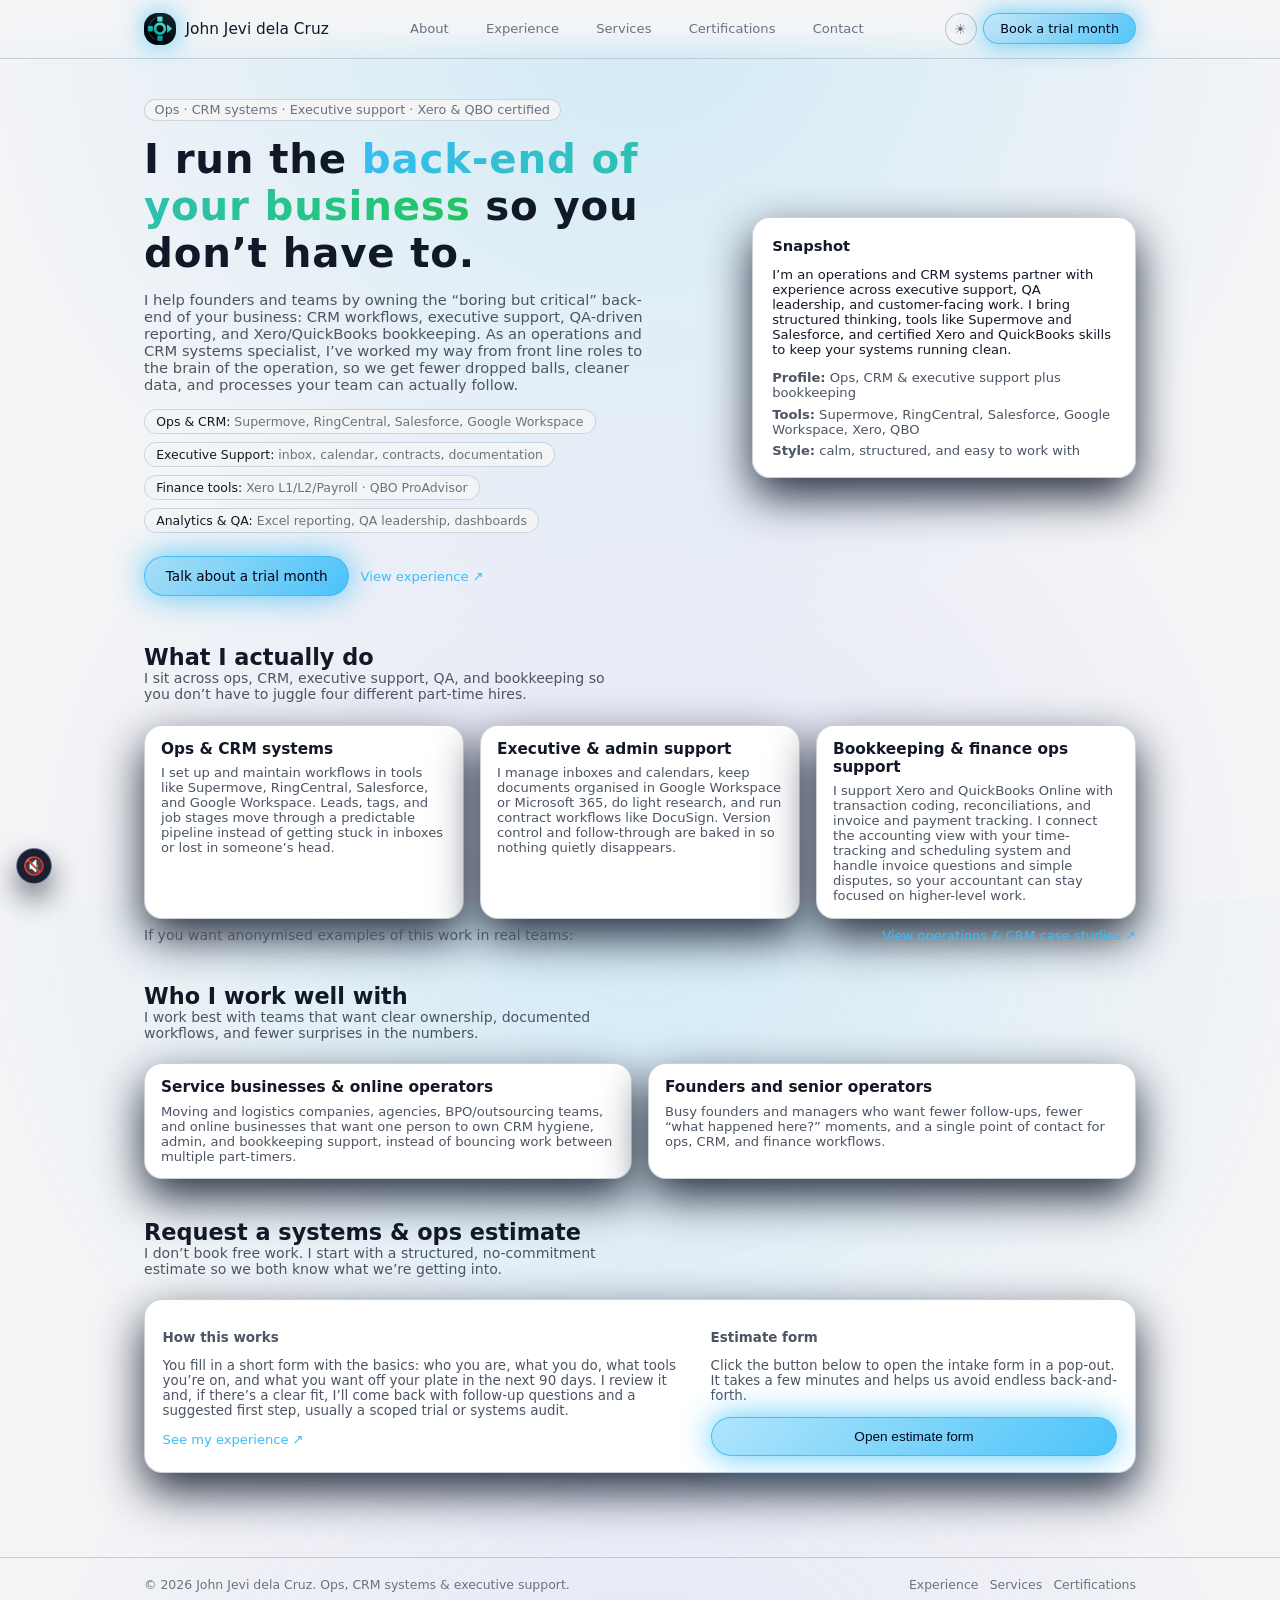
<file: index.html>
<!DOCTYPE html>
<html lang="en" data-theme="dark">
<head>
  <meta charset="UTF-8" />
  <title>John Jevi dela Cruz · Operations &amp; CRM Systems Specialist</title>
  <meta name="viewport" content="width=device-width, initial-scale=1" />
  <meta
    name="description"
    content="Ops and CRM systems specialist for service businesses. I own CRM workflows, executive support and bookkeeping support so you get fewer surprises and cleaner reporting."
  />
  <meta name="robots" content="index,follow" />

  <link rel="canonical" href="https://whisperwindworkspace.github.io/John-Jevi-dela-Cruz/" />

  <link rel="icon" href="assets/images/favicon.ico" type="image/x-icon" />
  <link rel="apple-touch-icon" href="assets/images/apple-touch-icon.png" />

  <!-- Open Graph -->
  <meta property="og:title" content="John Jevi dela Cruz · Operations &amp; CRM Systems Specialist" />
  <meta
    property="og:description"
    content="Ops and CRM systems partner for service businesses. I own CRM workflows, executive support and bookkeeping support so you get fewer surprises and cleaner reporting."
  />
  <meta property="og:type" content="website" />
  <meta
    property="og:url"
    content="https://whisperwindworkspace.github.io/John-Jevi-dela-Cruz/"
  />

  <link rel="stylesheet" href="assets/css/styles.css" />

  <!-- Structured data: Person -->
  <script type="application/ld+json">
  {
    "@context": "https://schema.org",
    "@type": "Person",
    "name": "John Jevi dela Cruz",
    "jobTitle": "Operations & CRM Systems Specialist",
    "url": "https://whisperwindworkspace.github.io/John-Jevi-dela-Cruz/",
    "description": "Remote operations and CRM systems partner for service businesses, combining executive support, QA, and bookkeeping expertise.",
    "knowsAbout": [
      "CRM workflows",
      "Supermove",
      "RingCentral",
      "Salesforce",
      "Google Workspace",
      "Xero",
      "QuickBooks Online",
      "executive assistance",
      "QA reporting",
      "bookkeeping support"
    ],
    "hasCredential": [
      "Xero Certified Associate Level 1",
      "Xero Certified Professional Level 2",
      "Xero Payroll Specialist (AU)",
      "QuickBooks Online ProAdvisor"
    ]
  }
  </script>
</head>
<body>
  <!-- Global background audio -->
  <audio id="bgAudio" src="assets/audio/futuristic-bg.mp3" loop></audio>

  <header>
    <div class="container">
      <div class="nav">
        <a href="index.html" class="brand">
          <div class="brand-mark">
            <img
              src="assets/images/Personal Website Logo.png"
              alt="John Jevi dela Cruz logo"
              style="width: 100%; height: 100%; border-radius: 14px; object-fit: cover; display: block;"
            />
          </div>
          <div class="brand-text">John Jevi dela Cruz</div>
        </a>

        <nav class="nav-links">
          <a href="about.html">About</a>
          <a href="experience.html">Experience</a>
          <a href="services.html">Services</a>
          <a href="certifications.html">Certifications</a>
          <a href="#contact">Contact</a>
        </nav>

        <div class="nav-actions">
          <button
            type="button"
            class="theme-toggle"
            id="themeToggle"
            aria-label="Toggle color theme"
          >
            <span id="themeIcon">☾</span>
          </button>
          <a href="#contact" class="nav-cta">Book a trial month</a>
        </div>
      </div>
    </div>
  </header>

  <main>
    <!-- Hero -->
    <section class="container hero">
      <div>
        <div class="hero-eyebrow">
          Ops · CRM systems · Executive support · Xero &amp; QBO certified
        </div>

        <h1 class="hero-title">
          I run the <span class="highlight">back-end of your business</span> so you don’t have to.
        </h1>

        <p class="hero-body">
          I help founders and teams by owning the “boring but critical” back-end of your business:
          CRM workflows, executive support, QA-driven reporting, and Xero/QuickBooks bookkeeping.
          As an operations and CRM systems specialist, I’ve worked my way from front line roles
          to the brain of the operation, so we get fewer dropped balls, cleaner data, and
          processes your team can actually follow.
        </p>

        <div class="hero-tags">
          <div class="tag">
            <strong>Ops &amp; CRM:</strong> Supermove, RingCentral, Salesforce, Google Workspace
          </div>
          <div class="tag">
            <strong>Executive Support:</strong> inbox, calendar, contracts, documentation
          </div>
          <div class="tag">
            <strong>Finance tools:</strong> Xero L1/L2/Payroll · QBO ProAdvisor
          </div>
          <div class="tag">
            <strong>Analytics &amp; QA:</strong> Excel reporting, QA leadership, dashboards
          </div>
        </div>

        <div class="hero-actions">
          <a href="#contact" class="btn-primary">Talk about a trial month</a>
          <a href="experience.html" class="btn-secondary">
            <span>View experience</span>
            <span>↗</span>
          </a>
        </div>
      </div>

      <aside class="hero-right-card" aria-label="Snapshot">
        <h2 class="hero-right-title">Snapshot</h2>
        <p>
          I’m an operations and CRM systems partner with experience across executive support,
          QA leadership, and customer-facing work. I bring structured thinking, tools like
          Supermove and Salesforce, and certified Xero and QuickBooks skills to keep your
          systems running clean.
        </p>
        <ul class="hero-right-list">
          <li><strong>Profile:</strong> Ops, CRM &amp; executive support plus bookkeeping</li>
          <li><strong>Tools:</strong> Supermove, RingCentral, Salesforce, Google Workspace, Xero, QBO</li>
          <li><strong>Style:</strong> calm, structured, and easy to work with</li>
        </ul>
      </aside>
    </section>

    <!-- What I actually do -->
    <section class="section">
      <div class="container">
        <div class="section-header">
          <div>
            <h2 class="section-title">What I actually do</h2>
            <p class="section-sub">
              I sit across ops, CRM, executive support, QA, and bookkeeping so you don’t have to
              juggle four different part-time hires.
            </p>
          </div>
        </div>

        <div class="card-grid">
          <article class="card">
            <h3>Ops &amp; CRM systems</h3>
            <p>
              I set up and maintain workflows in tools like Supermove, RingCentral, Salesforce,
              and Google Workspace. Leads, tags, and job stages move through a predictable
              pipeline instead of getting stuck in inboxes or lost in someone’s head.
            </p>
          </article>

          <article class="card">
            <h3>Executive &amp; admin support</h3>
            <p>
              I manage inboxes and calendars, keep documents organised in Google Workspace or
              Microsoft 365, do light research, and run contract workflows like DocuSign. Version
              control and follow-through are baked in so nothing quietly disappears.
            </p>
          </article>

          <article class="card">
            <h3>Bookkeeping &amp; finance ops support</h3>
            <p>
              I support Xero and QuickBooks Online with transaction coding, reconciliations, and
              invoice and payment tracking. I connect the accounting view with your time-tracking
              and scheduling system and handle invoice questions and simple disputes, so your
              accountant can stay focused on higher-level work.
            </p>
          </article>
        </div>

        <div class="section-header" style="margin-top: 0.5rem;">
          <p class="section-sub">
            If you want anonymised examples of this work in real teams:
          </p>
          <a href="case-studies.html" class="btn-secondary">
            <span>View operations &amp; CRM case studies</span>
            <span>↗</span>
          </a>
        </div>
      </div>
    </section>

    <!-- Who I work well with -->
    <section class="section">
      <div class="container">
        <div class="section-header">
          <div>
            <h2 class="section-title">Who I work well with</h2>
            <p class="section-sub">
              I work best with teams that want clear ownership, documented workflows, and fewer
              surprises in the numbers.
            </p>
          </div>
        </div>

        <div class="card-grid-2">
          <article class="card">
            <h3>Service businesses &amp; online operators</h3>
            <p>
              Moving and logistics companies, agencies, BPO/outsourcing teams, and online
              businesses that want one person to own CRM hygiene, admin, and bookkeeping support,
              instead of bouncing work between multiple part-timers.
            </p>
          </article>

          <article class="card">
            <h3>Founders and senior operators</h3>
            <p>
              Busy founders and managers who want fewer follow-ups, fewer “what happened here?”
              moments, and a single point of contact for ops, CRM, and finance workflows.
            </p>
          </article>
        </div>
      </div>
    </section>

    <!-- Contact (trigger + info only) -->
    <section id="contact" class="section">
      <div class="container">
        <div class="section-header">
          <div>
            <h2 class="section-title" id="openEstimateFormHeading">Request a systems &amp; ops estimate</h2>
            <p class="section-sub">
              I don’t book free work. I start with a structured, no-commitment estimate so we both
              know what we’re getting into.
            </p>
          </div>
        </div>

        <div class="contact-card">
          <div>
            <p><strong>How this works</strong></p>
            <p>
              You fill in a short form with the basics: who you are, what you do, what tools you’re
              on, and what you want off your plate in the next 90 days. I review it and, if there’s
              a clear fit, I’ll come back with follow-up questions and a suggested first step,
              usually a scoped trial or systems audit.
            </p>
            <div class="contact-actions">
              <a href="experience.html" class="btn-secondary">
                <span>See my experience</span>
                <span>↗</span>
              </a>
            </div>
          </div>
          <div>
            <p><strong>Estimate form</strong></p>
            <p>
              Click the button below to open the intake form in a pop-out. It takes a few minutes
              and helps us avoid endless back-and-forth.
            </p>
            <div class="contact-actions">
              <button type="button" class="btn-primary" id="openEstimateForm">
                Open estimate form
              </button>
            </div>
          </div>
        </div>
      </div>
    </section>

    <!-- Estimate form modal -->
    <div id="estimateModal" class="modal-overlay" aria-hidden="true">
      <div class="modal-backdrop"></div>
      <div class="modal-content" role="dialog" aria-modal="true" aria-labelledby="estimateModalTitle">
        <div class="modal-header">
          <h2 id="estimateModalTitle" class="section-title">Request a systems &amp; ops estimate</h2>
          <button type="button" class="modal-close" id="closeEstimateModal" aria-label="Close form">
            ×
          </button>
        </div>
        <p class="section-sub">
          Share enough context so I can come back with something concrete, not just “let’s hop on a call.”
        </p>

        <form
          action="https://formspree.io/f/mblgbzoj"
          method="POST"
          class="modal-form"
        >
          <div class="form-row">
            <label for="name">Your name *</label>
            <input id="name" name="name" type="text" required />
          </div>

          <div class="form-row">
            <label for="email">Work email *</label>
            <input id="email" name="email" type="email" required />
          </div>

          <div class="form-row">
            <label for="company">Business / organization name *</label>
            <input id="company" name="company" type="text" required />
          </div>

          <div class="form-row">
            <label for="overview">What does your business do? *</label>
            <textarea
              id="overview"
              name="business_overview"
              rows="3"
              placeholder="Briefly describe what you do, who you serve, and where you operate."
              required
            ></textarea>
          </div>

          <div class="form-row">
            <label for="help">
              What do you want help with in the next 90 days? *
            </label>
            <textarea
              id="help"
              name="help_90_days"
              rows="3"
              placeholder="What do you want off your plate or fixed in the next three months?"
              required
            ></textarea>
          </div>

          <div class="form-row">
            <label for="tools">
              Current tools (optional)
              <span class="field-hint">
                CRM, telephony/SMS, email/docs, accounting, time tracking, automation, etc.
              </span>
            </label>
            <textarea
              id="tools"
              name="tools"
              rows="2"
              placeholder="List whatever you’re already using. Rough is fine."
            ></textarea>
          </div>

          <div class="form-row-inline">
            <div class="form-row">
              <label for="team_size">Team size (optional)</label>
              <select id="team_size" name="team_size">
                <option value="">Prefer not to say</option>
                <option value="1-3">1–3</option>
                <option value="4-10">4–10</option>
                <option value="11-25">11–25</option>
                <option value="26-50">26–50</option>
                <option value="51+">51+</option>
              </select>
            </div>
            <div class="form-row">
              <label for="timezone">Primary time zone (optional)</label>
              <input
                id="timezone"
                name="timezone"
                type="text"
                placeholder="For example: PST, EST, CET, AEST"
              />
            </div>
          </div>

          <div class="form-row">
            <label for="volumes">
              Rough monthly volumes (optional)
              <span class="field-hint">
                Approximate leads/enquiries, jobs/projects, invoices, tickets, etc.
              </span>
            </label>
            <textarea
              id="volumes"
              name="volumes"
              rows="2"
              placeholder="Ballpark numbers only if it’s easy to share."
            ></textarea>
          </div>

          <div class="form-row">
            <label for="examples">
              Anything specific that&#39;s been breaking? (optional)
              <span class="field-hint">
                Missed leads, messy data, invoice issues, internal chaos, etc.
              </span>
            </label>
            <textarea id="examples" name="examples" rows="2"></textarea>
          </div>

          <div class="form-row">
            <label for="constraints">
              Constraints or preferences (optional)
              <span class="field-hint">
                Budget range, timelines, how you like to work (async vs calls), etc.
              </span>
            </label>
            <textarea id="constraints" name="constraints" rows="2"></textarea>
          </div>

          <input type="hidden" name="form_source" value="website_ops_intake_modal" />

          <button type="submit" class="btn-primary" style="margin-top: 0.5rem; width: 100%;">
            Send details for review
          </button>
        </form>
      </div>
    </div>
  </main>

  <!-- Floating audio control (global) -->
  <button
    id="audioControl"
    class="audio-floating"
    type="button"
    aria-label="Toggle background audio"
  >
    <span id="audioControlIcon">🔊</span>
  </button>

  <footer>
    <div class="container">
      <div class="footer-inner">
        <div>© <span id="year"></span> John Jevi dela Cruz. Ops, CRM systems &amp; executive support.</div>
        <nav class="footer-nav">
          <a href="experience.html">Experience</a>
          <a href="services.html">Services</a>
          <a href="certifications.html">Certifications</a>
        </nav>
      </div>
    </div>
  </footer>

  <script>
    // year stamp
    (function () {
      var yearEl = document.getElementById("year");
      if (yearEl) {
        yearEl.textContent = new Date().getFullYear();
      }
    })();

    // theme toggle
    (function () {
      var root = document.documentElement;
      var toggle = document.getElementById("themeToggle");
      var icon = document.getElementById("themeIcon");
      if (!toggle || !icon) return;

      var stored = null;
      try {
        stored = localStorage.getItem("theme");
      } catch (e) {}

      var prefersLight =
        window.matchMedia &&
        window.matchMedia("(prefers-color-scheme: light)").matches;

      var theme = stored || (prefersLight ? "light" : "dark");

      function applyTheme() {
        root.setAttribute("data-theme", theme);
        icon.textContent = theme === "light" ? "☀" : "☾";
      }

      applyTheme();

      toggle.addEventListener("click", function () {
        theme = theme === "light" ? "dark" : "light";
        try {
          localStorage.setItem("theme", theme);
        } catch (e) {}
        applyTheme();
      });
    })();

    // background audio floating control (with persistent preference)
    (function () {
      var audio = document.getElementById("bgAudio");
      var control = document.getElementById("audioControl");
      var icon = document.getElementById("audioControlIcon");
      if (!audio || !control || !icon) return;

      // base volume
      audio.volume = 0.75;

      var enabled = false;

      // read stored user preference: "on" | "off" | null
      var storedPreference = null;
      try {
        storedPreference = localStorage.getItem("audioEnabled");
      } catch (e) {}

      function setState(on) {
        enabled = on;
        if (enabled) {
          audio.muted = false;
          icon.textContent = "🔊";
          control.classList.add("on");
        } else {
          audio.muted = true;
          audio.pause();
          icon.textContent = "🔇";
          control.classList.remove("on");
        }
      }

      function attemptPlay() {
        audio.volume = 0.75;
        audio.muted = false;
        audio
          .play()
          .then(function () {
            // playback succeeded, show ON
            setState(true);
          })
          .catch(function () {
            // browser blocked autoplay; keep OFF but do NOT overwrite user preference
            setState(false);
          });
      }

      // start visually OFF
      setState(false);

      // if user has NOT explicitly turned it off, try autoplay on load
      if (storedPreference !== "off") {
        document.addEventListener("DOMContentLoaded", function () {
          attemptPlay();
        });
      }

      // Clicking the floating button toggles audio AND stores preference
      control.addEventListener("click", function (evt) {
        evt.stopPropagation();

        if (!enabled) {
          // user explicitly wants audio ON
          attemptPlay();
          try {
            localStorage.setItem("audioEnabled", "on");
          } catch (e) {}
        } else {
          // user explicitly wants audio OFF
          setState(false);
          try {
            localStorage.setItem("audioEnabled", "off");
          } catch (e) {}
        }
      });
    })();

    // estimate form modal (Home only)
    (function () {
      var modal = document.getElementById("estimateModal");
      var openBtn = document.getElementById("openEstimateForm");
      var openHeading = document.getElementById("openEstimateFormHeading");
      var closeBtn = document.getElementById("closeEstimateModal");
      var backdrop = modal ? modal.querySelector(".modal-backdrop") : null;

      if (!modal) return;

      function openModal() {
        modal.classList.add("is-open");
        modal.setAttribute("aria-hidden", "false");
        document.body.classList.add("no-scroll");
      }

      function closeModal() {
        modal.classList.remove("is-open");
        modal.setAttribute("aria-hidden", "true");
        document.body.classList.remove("no-scroll");
      }

      if (openBtn) openBtn.addEventListener("click", openModal);
      if (openHeading) {
        openHeading.style.cursor = "pointer";
        openHeading.addEventListener("click", openModal);
      }
      if (closeBtn) closeBtn.addEventListener("click", closeModal);
      if (backdrop) backdrop.addEventListener("click", closeModal);

      document.addEventListener("keydown", function (evt) {
        if (evt.key === "Escape" || evt.key === "Esc") {
          if (modal.classList.contains("is-open")) {
            closeModal();
          }
        }
      });
    })();
  </script>
</body>
</html>
</file>
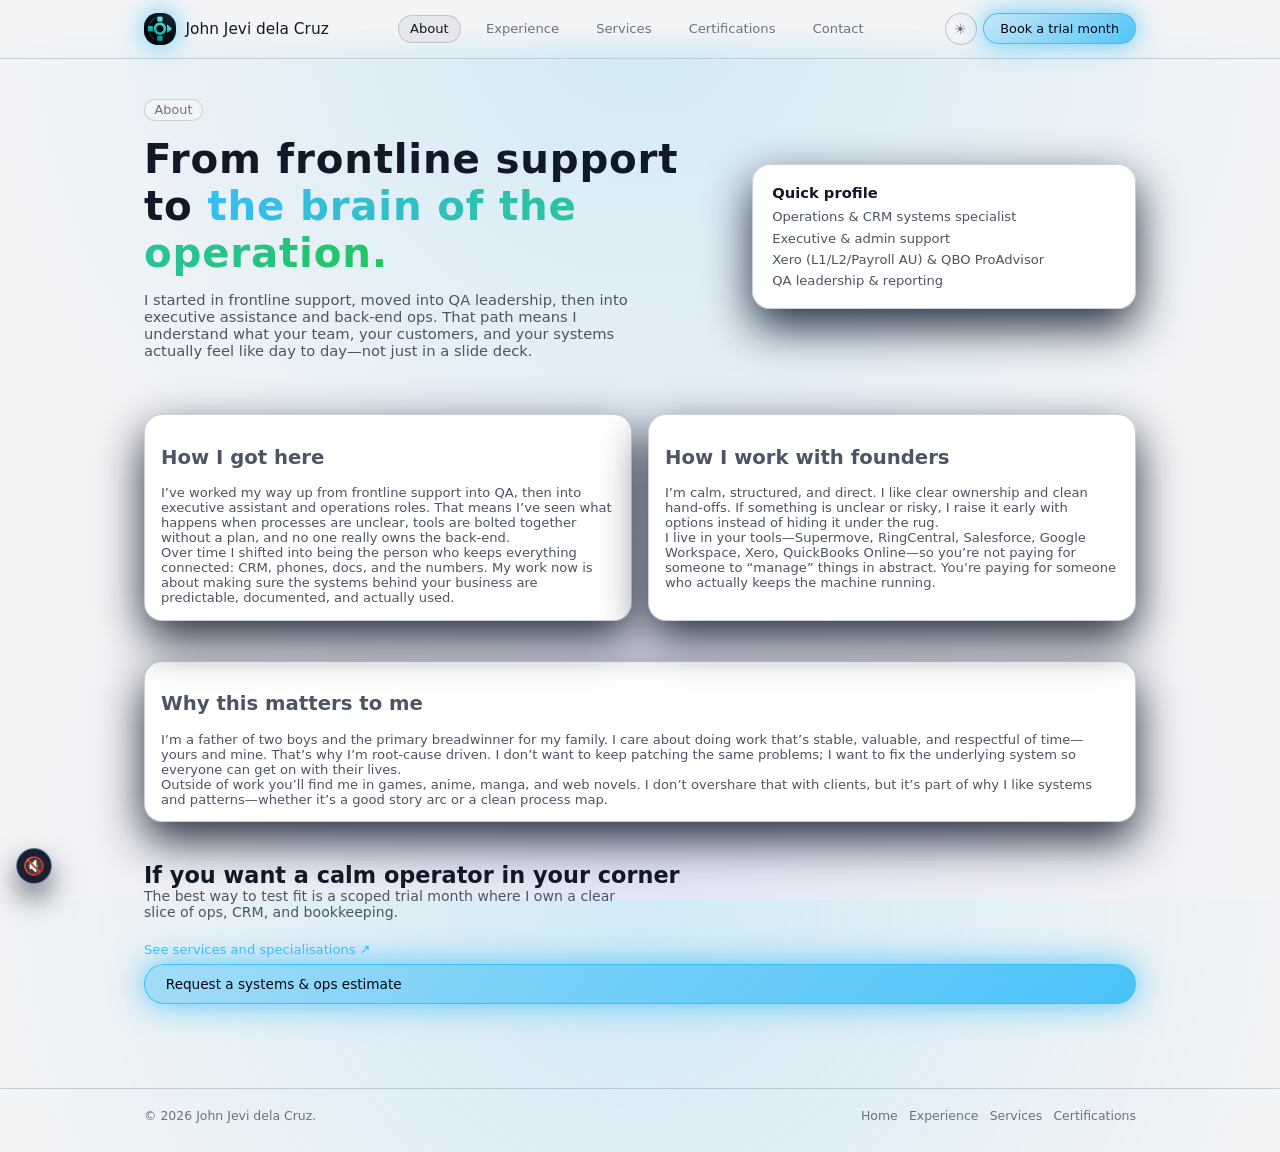
<file: about.html>
<!DOCTYPE html>
<html lang="en" data-theme="dark">
<head>
  <meta charset="UTF-8" />
  <title>About · John Jevi dela Cruz · Ops &amp; CRM Systems Specialist</title>
  <meta name="viewport" content="width=device-width, initial-scale=1" />
  <meta
    name="description"
    content="Learn how I moved from frontline support to operations and CRM systems, and how I work with founders as a calm, structured partner across ops, CRM, EA and bookkeeping."
  />
  <meta name="robots" content="index,follow" />

  <link
    rel="canonical"
    href="https://whisperwindworkspace.github.io/John-Jevi-dela-Cruz/about.html"
  />

  <link rel="icon" href="assets/images/favicon.ico" type="image/x-icon" />
  <link rel="apple-touch-icon" href="assets/images/apple-touch-icon.png" />

  <!-- Open Graph -->
  <meta
    property="og:title"
    content="About · John Jevi dela Cruz · Ops &amp; CRM Systems Specialist"
  />
  <meta
    property="og:description"
    content="From frontline support to operations and CRM systems. I help founders run the back-end of their business: workflows, reporting, and bookkeeping support."
  />
  <meta property="og:type" content="profile" />
  <meta
    property="og:url"
    content="https://whisperwindworkspace.github.io/John-Jevi-dela-Cruz/about.html"
  />

  <link rel="stylesheet" href="assets/css/styles.css" />
</head>
<body>
  <audio id="bgAudio" src="assets/audio/futuristic-bg.mp3" loop></audio>

  <header>
    <div class="container">
      <div class="nav">
        <a href="index.html" class="brand">
          <div class="brand-mark">
            <img
              src="assets/images/Personal Website Logo.png"
              alt="John Jevi dela Cruz logo"
              style="width: 100%; height: 100%; border-radius: 14px; object-fit: cover; display: block;"
            />
          </div>
          <div class="brand-text">John Jevi dela Cruz</div>
        </a>

        <nav class="nav-links">
          <a href="about.html" class="is-current">About</a>
          <a href="experience.html">Experience</a>
          <a href="services.html">Services</a>
          <a href="certifications.html">Certifications</a>
          <a href="index.html#contact">Contact</a>
        </nav>

        <div class="nav-actions">
          <button
            type="button"
            class="theme-toggle"
            id="themeToggle"
            aria-label="Toggle color theme"
          >
            <span id="themeIcon">☾</span>
          </button>
          <a href="index.html#contact" class="nav-cta">Book a trial month</a>
        </div>
      </div>
    </div>
  </header>

  <main>
    <!-- Hero -->
    <section class="container hero" style="margin-bottom: 2.5rem;">
      <div>
        <div class="hero-eyebrow">About</div>
        <h1 class="hero-title">
          From frontline support to <span class="highlight">the brain of the operation.</span>
        </h1>
        <p class="hero-body">
          I started in frontline support, moved into QA leadership, then into executive assistance
          and back-end ops. That path means I understand what your team, your customers, and your
          systems actually feel like day to day—not just in a slide deck.
        </p>
      </div>

      <aside class="hero-right-card">
        <h2 class="hero-right-title">Quick profile</h2>
        <ul class="hero-right-list">
          <li>Operations &amp; CRM systems specialist</li>
          <li>Executive &amp; admin support</li>
          <li>Xero (L1/L2/Payroll AU) &amp; QBO ProAdvisor</li>
          <li>QA leadership &amp; reporting</li>
        </ul>
      </aside>
    </section>

    <!-- Story / how I work -->
    <section class="section">
      <div class="container">
        <div class="card-grid-2">
          <article class="card">
            <h2>How I got here</h2>
            <p>
              I’ve worked my way up from frontline support into QA, then into executive assistant
              and operations roles. That means I’ve seen what happens when processes are unclear,
              tools are bolted together without a plan, and no one really owns the back-end.
            </p>
            <p>
              Over time I shifted into being the person who keeps everything connected: CRM,
              phones, docs, and the numbers. My work now is about making sure the systems behind
              your business are predictable, documented, and actually used.
            </p>
          </article>

          <article class="card">
            <h2>How I work with founders</h2>
            <p>
              I’m calm, structured, and direct. I like clear ownership and clean hand-offs. If
              something is unclear or risky, I raise it early with options instead of hiding it
              under the rug.
            </p>
            <p>
              I live in your tools—Supermove, RingCentral, Salesforce, Google Workspace, Xero,
              QuickBooks Online—so you’re not paying for someone to “manage” things in abstract.
              You’re paying for someone who actually keeps the machine running.
            </p>
          </article>
        </div>
      </div>
    </section>

    <!-- Personal context -->
    <section class="section">
      <div class="container">
        <div class="card">
          <h2>Why this matters to me</h2>
          <p>
            I’m a father of two boys and the primary breadwinner for my family. I care about doing
            work that’s stable, valuable, and respectful of time—yours and mine. That’s why I’m
            root-cause driven. I don’t want to keep patching the same problems; I want to fix the
            underlying system so everyone can get on with their lives.
          </p>
          <p>
            Outside of work you’ll find me in games, anime, manga, and web novels. I don’t
            overshare that with clients, but it’s part of why I like systems and patterns—whether
            it’s a good story arc or a clean process map.
          </p>
        </div>
      </div>
    </section>

    <!-- CTA -->
    <section class="section">
      <div class="container">
        <div class="section-header">
          <div>
            <h2 class="section-title">If you want a calm operator in your corner</h2>
            <p class="section-sub">
              The best way to test fit is a scoped trial month where I own a clear slice of ops,
              CRM, and bookkeeping.
            </p>
          </div>
        </div>

        <div class="contact-actions">
          <a href="services.html" class="btn-secondary">
            <span>See services and specialisations</span>
            <span>↗</span>
          </a>
          <a href="index.html#contact" class="btn-primary">
            Request a systems &amp; ops estimate
          </a>
        </div>
      </div>
    </section>
  </main>

  <button
    id="audioControl"
    class="audio-floating"
    type="button"
    aria-label="Toggle background audio"
  >
    <span id="audioControlIcon">🔊</span>
  </button>

  <footer>
    <div class="container">
      <div class="footer-inner">
        <div>© <span id="year"></span> John Jevi dela Cruz.</div>
        <nav class="footer-nav">
          <a href="index.html">Home</a>
          <a href="experience.html">Experience</a>
          <a href="services.html">Services</a>
          <a href="certifications.html">Certifications</a>
        </nav>
      </div>
    </div>
  </footer>

  <script>
    // year stamp
    (function () {
      var yearEl = document.getElementById("year");
      if (yearEl) yearEl.textContent = new Date().getFullYear();
    })();

    // theme toggle
    (function () {
      var root = document.documentElement;
      var toggle = document.getElementById("themeToggle");
      var icon = document.getElementById("themeIcon");
      if (!toggle || !icon) return;

      var stored = null;
      try { stored = localStorage.getItem("theme"); } catch (e) {}

      var prefersLight =
        window.matchMedia &&
        window.matchMedia("(prefers-color-scheme: light)").matches;

      var theme = stored || (prefersLight ? "light" : "dark");

      function applyTheme() {
        root.setAttribute("data-theme", theme);
        icon.textContent = theme === "light" ? "☀" : "☾";
      }

      applyTheme();

      toggle.addEventListener("click", function () {
        theme = theme === "light" ? "dark" : "light";
        try { localStorage.setItem("theme", theme); } catch (e) {}
        applyTheme();
      });
    })();

    // background audio with persistent preference
    (function () {
      var audio = document.getElementById("bgAudio");
      var control = document.getElementById("audioControl");
      var icon = document.getElementById("audioControlIcon");
      if (!audio || !control || !icon) return;

      audio.volume = 0.75;
      var enabled = false;

      var storedPreference = null;
      try { storedPreference = localStorage.getItem("audioEnabled"); } catch (e) {}

      function setState(on) {
        enabled = on;
        if (enabled) {
          audio.muted = false;
          icon.textContent = "🔊";
          control.classList.add("on");
        } else {
          audio.muted = true;
          audio.pause();
          icon.textContent = "🔇";
          control.classList.remove("on");
        }
      }

      function attemptPlay() {
        audio.volume = 0.75;
        audio.muted = false;
        audio.play()
          .then(function () { setState(true); })
          .catch(function () { setState(false); });
      }

      setState(false);

      if (storedPreference !== "off") {
        document.addEventListener("DOMContentLoaded", function () {
          attemptPlay();
        });
      }

      control.addEventListener("click", function (evt) {
        evt.stopPropagation();
        if (!enabled) {
          attemptPlay();
          try { localStorage.setItem("audioEnabled", "on"); } catch (e) {}
        } else {
          setState(false);
          try { localStorage.setItem("audioEnabled", "off"); } catch (e) {}
        }
      });
    })();
  </script>
</body>
</html>
</file>
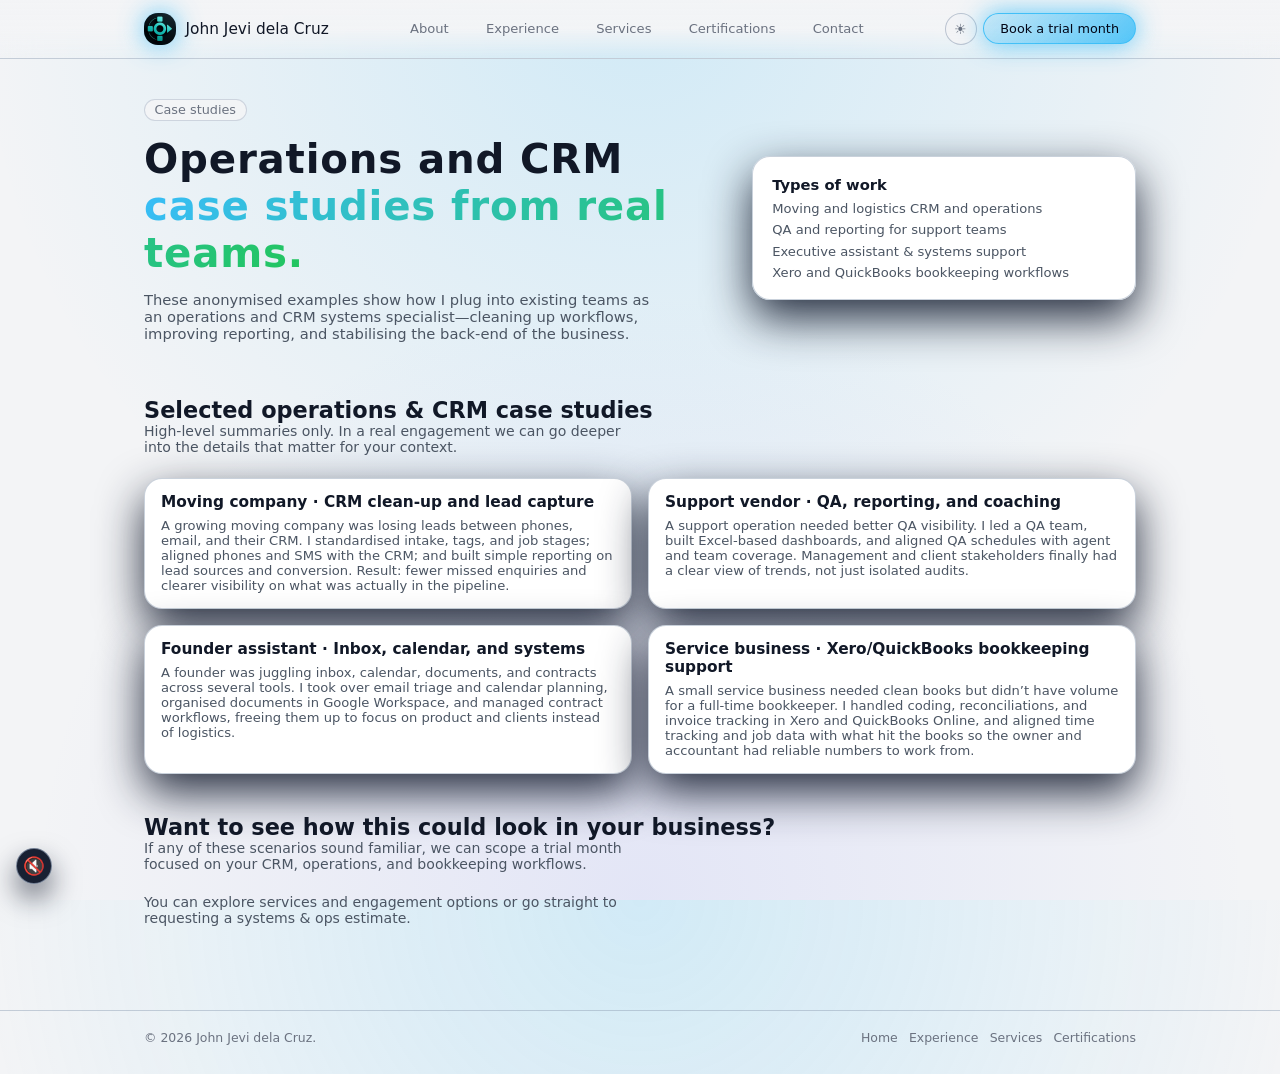
<file: case-studies.html>
<!DOCTYPE html>
<html lang="en" data-theme="dark">
<head>
  <meta charset="UTF-8" />
  <title>Operations &amp; CRM Case Studies · Service Businesses</title>
  <meta name="viewport" content="width=device-width, initial-scale=1" />
  <meta
    name="description"
    content="Operations and CRM case studies from service businesses. Examples of CRM clean-up, QA-informed reporting, executive support and bookkeeping workflows."
  />
  <meta name="robots" content="index,follow" />

  <link
    rel="canonical"
    href="https://whisperwindworkspace.github.io/John-Jevi-dela-Cruz/case-studies.html"
  />

  <link rel="icon" href="assets/images/favicon.ico" type="image/x-icon" />
  <link rel="apple-touch-icon" href="assets/images/apple-touch-icon.png" />

  <!-- Open Graph -->
  <meta
    property="og:title"
    content="Operations &amp; CRM Case Studies · Service Businesses"
  />
  <meta
    property="og:description"
    content="Anonymised operations and CRM case studies showing how I clean up workflows, improve reporting and stabilise the back-end of service businesses."
  />
  <meta property="og:type" content="article" />
  <meta
    property="og:url"
    content="https://whisperwindworkspace.github.io/John-Jevi-dela-Cruz/case-studies.html"
  />

  <link rel="stylesheet" href="assets/css/styles.css" />
</head>
<body>
  <!-- Global background audio -->
  <audio id="bgAudio" src="assets/audio/futuristic-bg.mp3" loop></audio>

  <header>
    <div class="container">
      <div class="nav">
        <a href="index.html" class="brand">
          <div class="brand-mark">
            <img
              src="assets/images/Personal Website Logo.png"
              alt="John Jevi dela Cruz logo"
              style="width: 100%; height: 100%; border-radius: 14px; object-fit: cover; display: block;"
            />
          </div>
          <div class="brand-text">John Jevi dela Cruz</div>
        </a>

        <nav class="nav-links">
          <a href="about.html">About</a>
          <a href="experience.html">Experience</a>
          <a href="services.html">Services</a>
          <a href="certifications.html">Certifications</a>
          <a href="index.html#contact">Contact</a>
        </nav>

        <div class="nav-actions">
          <button
            type="button"
            class="theme-toggle"
            id="themeToggle"
            aria-label="Toggle color theme"
          >
            <span id="themeIcon">☾</span>
          </button>
          <a href="index.html#contact" class="nav-cta">Book a trial month</a>
        </div>
      </div>
    </div>
  </header>

  <main>
    <!-- Hero -->
    <section class="container hero" style="margin-bottom: 2.5rem;">
      <div>
        <div class="hero-eyebrow">Case studies</div>
        <h1 class="hero-title">
          Operations and CRM <span class="highlight">case studies from real teams.</span>
        </h1>
        <p class="hero-body">
          These anonymised examples show how I plug into existing teams as an operations and CRM
          systems specialist—cleaning up workflows, improving reporting, and stabilising the
          back-end of the business.
        </p>
      </div>

      <aside class="hero-right-card">
        <h2 class="hero-right-title">Types of work</h2>
        <ul class="hero-right-list">
          <li>Moving and logistics CRM and operations</li>
          <li>QA and reporting for support teams</li>
          <li>Executive assistant &amp; systems support</li>
          <li>Xero and QuickBooks bookkeeping workflows</li>
        </ul>
      </aside>
    </section>

    <!-- Case study cards -->
    <section class="section">
      <div class="container">
        <div class="section-header">
          <div>
            <h2 class="section-title">Selected operations &amp; CRM case studies</h2>
            <p class="section-sub">
              High-level summaries only. In a real engagement we can go deeper into the details
              that matter for your context.
            </p>
          </div>
        </div>

        <div class="card-grid-2">
          <article class="card">
            <h3>Moving company · CRM clean-up and lead capture</h3>
            <p>
              A growing moving company was losing leads between phones, email, and their CRM.
              I standardised intake, tags, and job stages; aligned phones and SMS with the CRM;
              and built simple reporting on lead sources and conversion. Result: fewer missed
              enquiries and clearer visibility on what was actually in the pipeline.
            </p>
          </article>

          <article class="card">
            <h3>Support vendor · QA, reporting, and coaching</h3>
            <p>
              A support operation needed better QA visibility. I led a QA team, built Excel-based
              dashboards, and aligned QA schedules with agent and team coverage. Management and
              client stakeholders finally had a clear view of trends, not just isolated audits.
            </p>
          </article>

          <article class="card">
            <h3>Founder assistant · Inbox, calendar, and systems</h3>
            <p>
              A founder was juggling inbox, calendar, documents, and contracts across several
              tools. I took over email triage and calendar planning, organised documents in
              Google Workspace, and managed contract workflows, freeing them up to focus on
              product and clients instead of logistics.
            </p>
          </article>

          <article class="card">
            <h3>Service business · Xero/QuickBooks bookkeeping support</h3>
            <p>
              A small service business needed clean books but didn’t have volume for a full-time
              bookkeeper. I handled coding, reconciliations, and invoice tracking in Xero and
              QuickBooks Online, and aligned time tracking and job data with what hit the books
              so the owner and accountant had reliable numbers to work from.
            </p>
          </article>
        </div>
      </div>
    </section>

    <!-- CTA -->
    <section class="section">
      <div class="container">
        <div class="section-header">
          <div>
            <h2 class="section-title">Want to see how this could look in your business?</h2>
            <p class="section-sub">
              If any of these scenarios sound familiar, we can scope a trial month focused on
              your CRM, operations, and bookkeeping workflows.
            </p>
          </div>
        </div>

        <p class="section-sub">
          You can explore <a href="services.html">services and engagement options</a> or go
          straight to <a href="index.html#contact">requesting a systems &amp; ops estimate</a>.
        </p>
      </div>
    </section>
  </main>

  <!-- Floating audio control -->
  <button
    id="audioControl"
    class="audio-floating"
    type="button"
    aria-label="Toggle background audio"
  >
    <span id="audioControlIcon">🔊</span>
  </button>

  <footer>
    <div class="container">
      <div class="footer-inner">
        <div>© <span id="year"></span> John Jevi dela Cruz.</div>
        <nav class="footer-nav">
          <a href="index.html">Home</a>
          <a href="experience.html">Experience</a>
          <a href="services.html">Services</a>
          <a href="certifications.html">Certifications</a>
        </nav>
      </div>
    </div>
  </footer>

  <script>
    // year stamp
    (function () {
      var yearEl = document.getElementById("year");
      if (yearEl) {
        yearEl.textContent = new Date().getFullYear();
      }
    })();

    // theme toggle
    (function () {
      var root = document.documentElement;
      var toggle = document.getElementById("themeToggle");
      var icon = document.getElementById("themeIcon");
      if (!toggle || !icon) return;

      var stored = null;
      try {
        stored = localStorage.getItem("theme");
      } catch (e) {}

      var prefersLight =
        window.matchMedia &&
        window.matchMedia("(prefers-color-scheme: light)").matches;

      var theme = stored || (prefersLight ? "light" : "dark");

      function applyTheme() {
        root.setAttribute("data-theme", theme);
        icon.textContent = theme === "light" ? "☀" : "☾";
      }

      applyTheme();

      toggle.addEventListener("click", function () {
        theme = theme === "light" ? "dark" : "light";
        try {
          localStorage.setItem("theme", theme);
        } catch (e) {}
        applyTheme();
      });
    })();

    // background audio floating control (persistent preference)
    (function () {
      var audio = document.getElementById("bgAudio");
      var control = document.getElementById("audioControl");
      var icon = document.getElementById("audioControlIcon");
      if (!audio || !control || !icon) return;

      audio.volume = 0.75;
      var enabled = false;

      var storedPreference = null;
      try {
        storedPreference = localStorage.getItem("audioEnabled");
      } catch (e) {}

      function setState(on) {
        enabled = on;
        if (enabled) {
          audio.muted = false;
          icon.textContent = "🔊";
          control.classList.add("on");
        } else {
          audio.muted = true;
          audio.pause();
          icon.textContent = "🔇";
          control.classList.remove("on");
        }
      }

      function attemptPlay() {
        audio.volume = 0.75;
        audio.muted = false;
        audio
          .play()
          .then(function () { setState(true); })
          .catch(function () { setState(false); });
      }

      setState(false);

      if (storedPreference !== "off") {
        document.addEventListener("DOMContentLoaded", function () {
          attemptPlay();
        });
      }

      control.addEventListener("click", function (evt) {
        evt.stopPropagation();
        if (!enabled) {
          attemptPlay();
          try { localStorage.setItem("audioEnabled", "on"); } catch (e) {}
        } else {
          setState(false);
          try { localStorage.setItem("audioEnabled", "off"); } catch (e) {}
        }
      });
    })();
  </script>
</body>
</html>
</file>
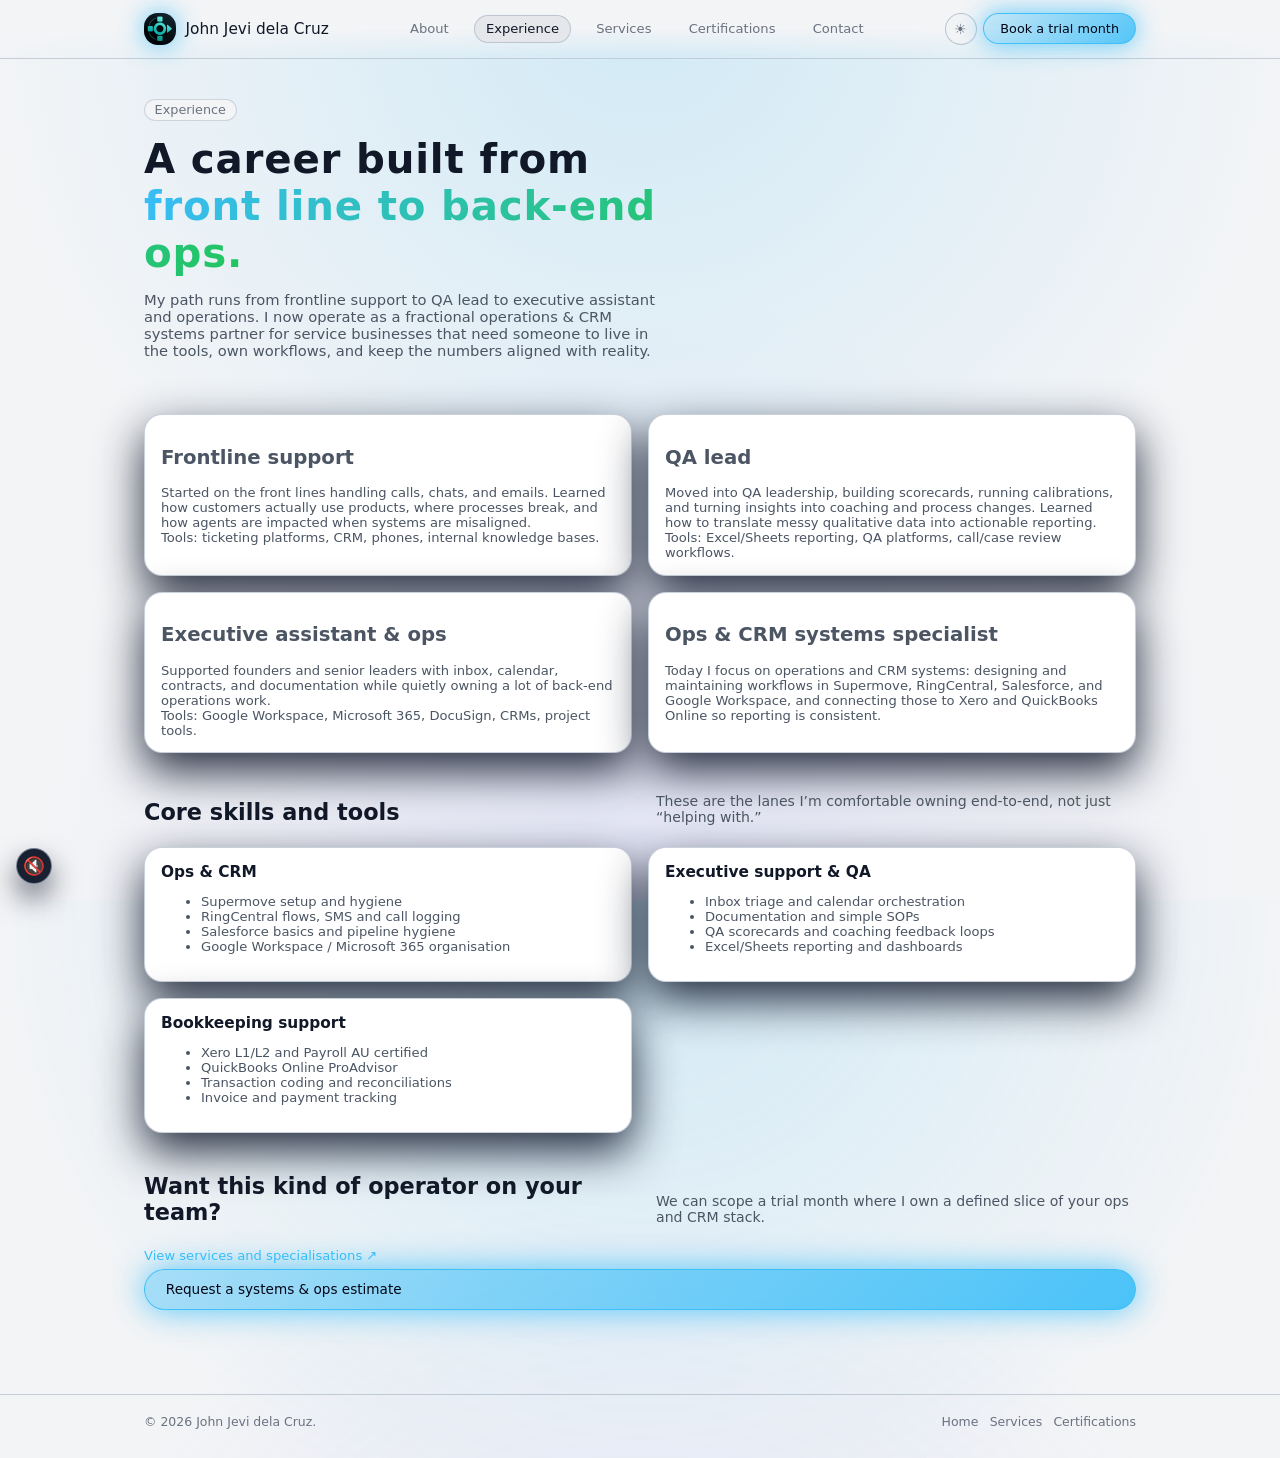
<file: experience.html>
<!DOCTYPE html>
<html lang="en" data-theme="dark">
<head>
  <meta charset="UTF-8" />
  <title>Experience · Ops, CRM, EA &amp; Bookkeeping · John Jevi dela Cruz</title>
  <meta name="viewport" content="width=device-width, initial-scale=1" />
  <meta
    name="description"
    content="Roles and responsibilities across frontline support, QA leadership, executive assistance, and operations and CRM systems for service businesses."
  />
  <meta name="robots" content="index,follow" />

  <link
    rel="canonical"
    href="https://whisperwindworkspace.github.io/John-Jevi-dela-Cruz/experience.html"
  />

  <link rel="icon" href="assets/images/favicon.ico" type="image/x-icon" />
  <link rel="apple-touch-icon" href="assets/images/apple-touch-icon.png" />

  <!-- Open Graph -->
  <meta
    property="og:title"
    content="Experience · Ops, CRM, EA &amp; Bookkeeping · John Jevi dela Cruz"
  />
  <meta
    property="og:description"
    content="From frontline support to QA lead to executive assistant and ops. I now operate as a fractional operations and CRM systems partner."
  />
  <meta property="og:type" content="website" />
  <meta
    property="og:url"
    content="https://whisperwindworkspace.github.io/John-Jevi-dela-Cruz/experience.html"
  />

  <link rel="stylesheet" href="assets/css/styles.css" />
</head>
<body>
  <audio id="bgAudio" src="assets/audio/futuristic-bg.mp3" loop></audio>

  <header>
    <div class="container">
      <div class="nav">
        <a href="index.html" class="brand">
          <div class="brand-mark">
            <img
              src="assets/images/Personal Website Logo.png"
              alt="John Jevi dela Cruz logo"
              style="width: 100%; height: 100%; border-radius: 14px; object-fit: cover; display: block;"
            />
          </div>
          <div class="brand-text">John Jevi dela Cruz</div>
        </a>

        <nav class="nav-links">
          <a href="about.html">About</a>
          <a href="experience.html" class="is-current">Experience</a>
          <a href="services.html">Services</a>
          <a href="certifications.html">Certifications</a>
          <a href="index.html#contact">Contact</a>
        </nav>

        <div class="nav-actions">
          <button
            type="button"
            class="theme-toggle"
            id="themeToggle"
            aria-label="Toggle color theme"
          >
            <span id="themeIcon">☾</span>
          </button>
          <a href="index.html#contact" class="nav-cta">Book a trial month</a>
        </div>
      </div>
    </div>
  </header>

  <main>
    <!-- Hero -->
    <section class="container hero" style="margin-bottom: 2.5rem;">
      <div>
        <div class="hero-eyebrow">Experience</div>
        <h1 class="hero-title">
          A career built from <span class="highlight">front line to back-end ops.</span>
        </h1>
        <p class="hero-body">
          My path runs from frontline support to QA lead to executive assistant and operations.
          I now operate as a fractional operations &amp; CRM systems partner for service
          businesses that need someone to live in the tools, own workflows, and keep the
          numbers aligned with reality.
        </p>
      </div>
    </section>

    <!-- Experience cards -->
    <section class="section">
      <div class="container">
        <div class="card-grid-2">
          <article class="card">
            <h2>Frontline support</h2>
            <p>
              Started on the front lines handling calls, chats, and emails. Learned how
              customers actually use products, where processes break, and how agents are
              impacted when systems are misaligned.
            </p>
            <p>
              Tools: ticketing platforms, CRM, phones, internal knowledge bases.
            </p>
          </article>

          <article class="card">
            <h2>QA lead</h2>
            <p>
              Moved into QA leadership, building scorecards, running calibrations, and
              turning insights into coaching and process changes. Learned how to translate
              messy qualitative data into actionable reporting.
            </p>
            <p>
              Tools: Excel/Sheets reporting, QA platforms, call/case review workflows.
            </p>
          </article>

          <article class="card">
            <h2>Executive assistant &amp; ops</h2>
            <p>
              Supported founders and senior leaders with inbox, calendar, contracts, and
              documentation while quietly owning a lot of back-end operations work.
            </p>
            <p>
              Tools: Google Workspace, Microsoft 365, DocuSign, CRMs, project tools.
            </p>
          </article>

          <article class="card">
            <h2>Ops &amp; CRM systems specialist</h2>
            <p>
              Today I focus on operations and CRM systems: designing and maintaining
              workflows in Supermove, RingCentral, Salesforce, and Google Workspace, and
              connecting those to Xero and QuickBooks Online so reporting is consistent.
            </p>
          </article>
        </div>
      </div>
    </section>

    <!-- Skills -->
    <section class="section">
      <div class="container">
        <div class="section-header">
          <h2 class="section-title">Core skills and tools</h2>
          <p class="section-sub">
            These are the lanes I’m comfortable owning end-to-end, not just “helping with.”
          </p>
        </div>

        <div class="card-grid-2">
          <article class="card">
            <h3>Ops &amp; CRM</h3>
            <ul class="bullet-list">
              <li>Supermove setup and hygiene</li>
              <li>RingCentral flows, SMS and call logging</li>
              <li>Salesforce basics and pipeline hygiene</li>
              <li>Google Workspace / Microsoft 365 organisation</li>
            </ul>
          </article>

          <article class="card">
            <h3>Executive support &amp; QA</h3>
            <ul class="bullet-list">
              <li>Inbox triage and calendar orchestration</li>
              <li>Documentation and simple SOPs</li>
              <li>QA scorecards and coaching feedback loops</li>
              <li>Excel/Sheets reporting and dashboards</li>
            </ul>
          </article>

          <article class="card">
            <h3>Bookkeeping support</h3>
            <ul class="bullet-list">
              <li>Xero L1/L2 and Payroll AU certified</li>
              <li>QuickBooks Online ProAdvisor</li>
              <li>Transaction coding and reconciliations</li>
              <li>Invoice and payment tracking</li>
            </ul>
          </article>
        </div>
      </div>
    </section>

    <!-- CTA -->
    <section class="section">
      <div class="container">
        <div class="section-header">
          <h2 class="section-title">Want this kind of operator on your team?</h2>
          <p class="section-sub">
            We can scope a trial month where I own a defined slice of your ops and CRM stack.
          </p>
        </div>

        <div class="contact-actions">
          <a href="services.html" class="btn-secondary">
            <span>View services and specialisations</span>
            <span>↗</span>
          </a>
          <a href="index.html#contact" class="btn-primary">
            Request a systems &amp; ops estimate
          </a>
        </div>
      </div>
    </section>
  </main>

  <button
    id="audioControl"
    class="audio-floating"
    type="button"
    aria-label="Toggle background audio"
  >
    <span id="audioControlIcon">🔊</span>
  </button>

  <footer>
    <div class="container">
      <div class="footer-inner">
        <div>© <span id="year"></span> John Jevi dela Cruz.</div>
        <nav class="footer-nav">
          <a href="index.html">Home</a>
          <a href="services.html">Services</a>
          <a href="certifications.html">Certifications</a>
        </nav>
      </div>
    </div>
  </footer>

  <script>
    // year stamp
    (function () {
      var yearEl = document.getElementById("year");
      if (yearEl) yearEl.textContent = new Date().getFullYear();
    })();

    // theme toggle
    (function () {
      var root = document.documentElement;
      var toggle = document.getElementById("themeToggle");
      var icon = document.getElementById("themeIcon");
      if (!toggle || !icon) return;

      var stored = null;
      try { stored = localStorage.getItem("theme"); } catch (e) {}

      var prefersLight =
        window.matchMedia &&
        window.matchMedia("(prefers-color-scheme: light)").matches;

      var theme = stored || (prefersLight ? "light" : "dark");

      function applyTheme() {
        root.setAttribute("data-theme", theme);
        icon.textContent = theme === "light" ? "☀" : "☾";
      }

      applyTheme();

      toggle.addEventListener("click", function () {
        theme = theme === "light" ? "dark" : "light";
        try { localStorage.setItem("theme", theme); } catch (e) {}
        applyTheme();
      });
    })();

    // background audio with persistent preference
    (function () {
      var audio = document.getElementById("bgAudio");
      var control = document.getElementById("audioControl");
      var icon = document.getElementById("audioControlIcon");
      if (!audio || !control || !icon) return;

      audio.volume = 0.75;
      var enabled = false;

      var storedPreference = null;
      try { storedPreference = localStorage.getItem("audioEnabled"); } catch (e) {}

      function setState(on) {
        enabled = on;
        if (enabled) {
          audio.muted = false;
          icon.textContent = "🔊";
          control.classList.add("on");
        } else {
          audio.muted = true;
          audio.pause();
          icon.textContent = "🔇";
          control.classList.remove("on");
        }
      }

      function attemptPlay() {
        audio.volume = 0.75;
        audio.muted = false;
        audio.play()
          .then(function () { setState(true); })
          .catch(function () { setState(false); });
      }

      setState(false);

      if (storedPreference !== "off") {
        document.addEventListener("DOMContentLoaded", function () {
          attemptPlay();
        });
      }

      control.addEventListener("click", function (evt) {
        evt.stopPropagation();
        if (!enabled) {
          attemptPlay();
          try { localStorage.setItem("audioEnabled", "on"); } catch (e) {}
        } else {
          setState(false);
          try { localStorage.setItem("audioEnabled", "off"); } catch (e) {}
        }
      });
    })();
  </script>
</body>
</html>
</file>
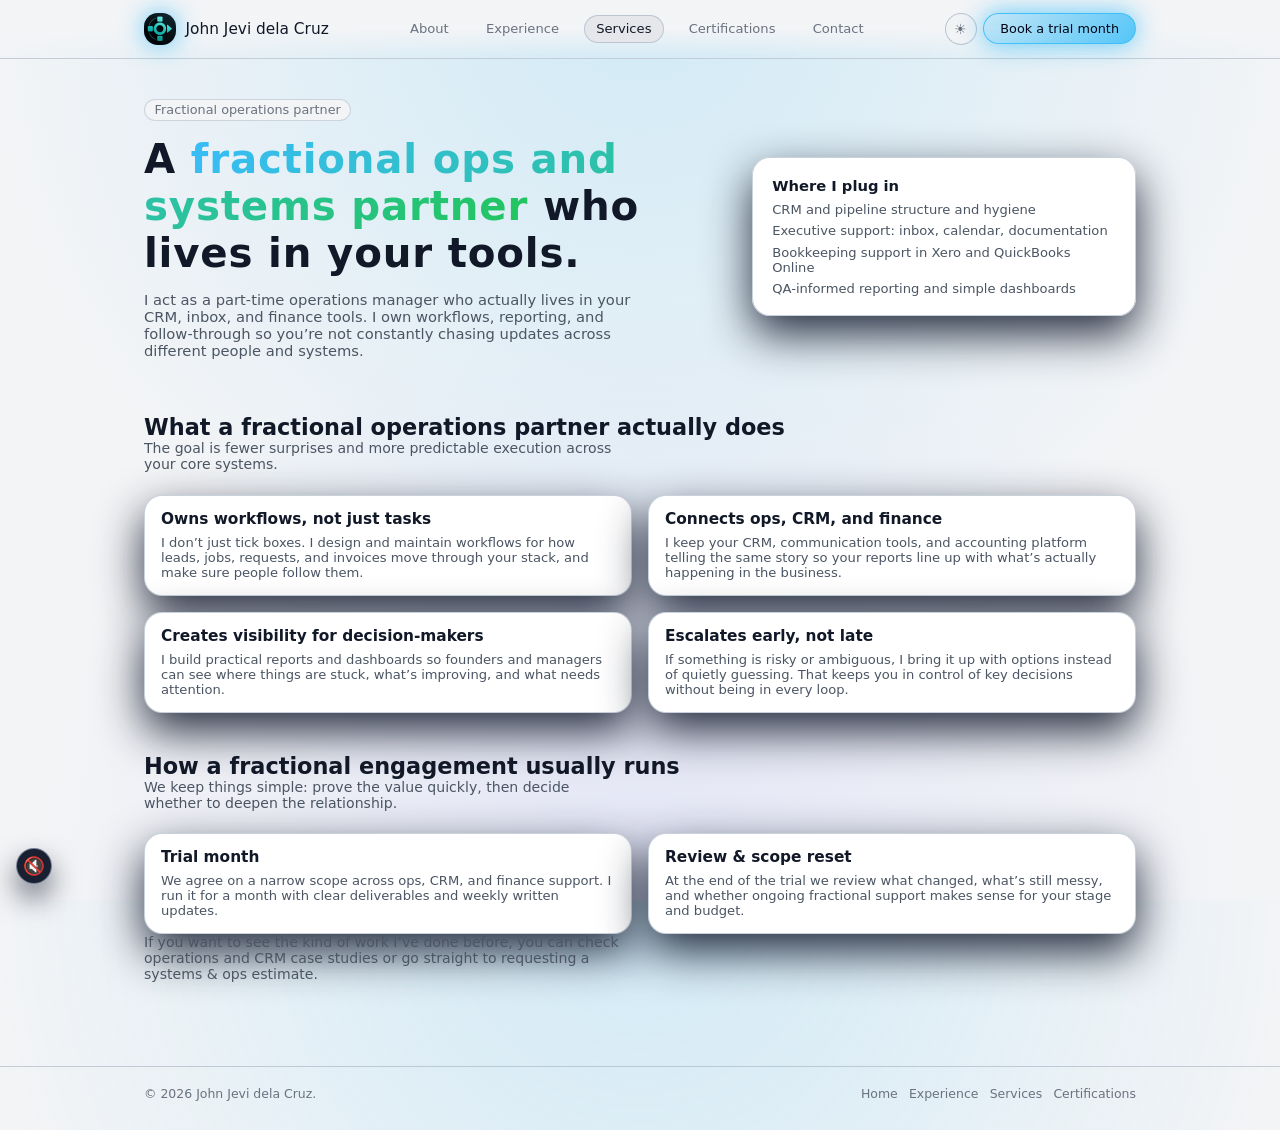
<file: fractional-ops-partner.html>
<!DOCTYPE html>
<html lang="en" data-theme="dark">
<head>
  <meta charset="UTF-8" />
  <title>Fractional Operations Partner · CRM, Exec Support &amp; Finance</title>
  <meta name="viewport" content="width=device-width, initial-scale=1" />
  <meta
    name="description"
    content="Fractional operations partner for service businesses. I own CRM workflows, reporting, executive support and bookkeeping touchpoints on a part-time basis."
  />
  <meta name="robots" content="index,follow" />

  <link
    rel="canonical"
    href="https://whisperwindworkspace.github.io/John-Jevi-dela-Cruz/fractional-ops-partner.html"
  />

  <link rel="icon" href="assets/images/favicon.ico" type="image/x-icon" />
  <link rel="apple-touch-icon" href="assets/images/apple-touch-icon.png" />

  <!-- Open Graph -->
  <meta
    property="og:title"
    content="Fractional Operations Partner · CRM, Exec Support &amp; Finance"
  />
  <meta
    property="og:description"
    content="Part-time operations and CRM partner who lives in your tools and owns workflows, reporting and follow-through so you get fewer surprises."
  />
  <meta property="og:type" content="website" />
  <meta
    property="og:url"
    content="https://whisperwindworkspace.github.io/John-Jevi-dela-Cruz/fractional-ops-partner.html"
  />

  <link rel="stylesheet" href="assets/css/styles.css" />
</head>
<body>
  <!-- Global background audio -->
  <audio id="bgAudio" src="assets/audio/futuristic-bg.mp3" loop></audio>

  <header>
    <div class="container">
      <div class="nav">
        <a href="index.html" class="brand">
          <div class="brand-mark">
            <img
              src="assets/images/Personal Website Logo.png"
              alt="John Jevi dela Cruz logo"
              style="width: 100%; height: 100%; border-radius: 14px; object-fit: cover; display: block;"
            />
          </div>
          <div class="brand-text">John Jevi dela Cruz</div>
        </a>

        <nav class="nav-links">
          <a href="about.html">About</a>
          <a href="experience.html">Experience</a>
          <a href="services.html" class="is-current">Services</a>
          <a href="certifications.html">Certifications</a>
          <a href="index.html#contact">Contact</a>
        </nav>

        <div class="nav-actions">
          <button
            type="button"
            class="theme-toggle"
            id="themeToggle"
            aria-label="Toggle color theme"
          >
            <span id="themeIcon">☾</span>
          </button>
          <a href="index.html#contact" class="nav-cta">Book a trial month</a>
        </div>
      </div>
    </div>
  </header>

  <main>
    <!-- Hero -->
    <section class="container hero" style="margin-bottom: 2.5rem;">
      <div>
        <div class="hero-eyebrow">Fractional operations partner</div>
        <h1 class="hero-title">
          A <span class="highlight">fractional ops and systems partner</span> who lives in your tools.
        </h1>
        <p class="hero-body">
          I act as a part-time operations manager who actually lives in your CRM, inbox, and
          finance tools. I own workflows, reporting, and follow-through so you’re not constantly
          chasing updates across different people and systems.
        </p>
      </div>

      <aside class="hero-right-card">
        <h2 class="hero-right-title">Where I plug in</h2>
        <ul class="hero-right-list">
          <li>CRM and pipeline structure and hygiene</li>
          <li>Executive support: inbox, calendar, documentation</li>
          <li>Bookkeeping support in Xero and QuickBooks Online</li>
          <li>QA-informed reporting and simple dashboards</li>
        </ul>
      </aside>
    </section>

    <!-- What a fractional ops partner does -->
    <section class="section">
      <div class="container">
        <div class="section-header">
          <div>
            <h2 class="section-title">What a fractional operations partner actually does</h2>
            <p class="section-sub">
              The goal is fewer surprises and more predictable execution across your core systems.
            </p>
          </div>
        </div>

        <div class="card-grid-2">
          <article class="card">
            <h3>Owns workflows, not just tasks</h3>
            <p>
              I don’t just tick boxes. I design and maintain workflows for how leads, jobs,
              requests, and invoices move through your stack, and make sure people follow them.
            </p>
          </article>

          <article class="card">
            <h3>Connects ops, CRM, and finance</h3>
            <p>
              I keep your CRM, communication tools, and accounting platform telling the same
              story so your reports line up with what’s actually happening in the business.
            </p>
          </article>

          <article class="card">
            <h3>Creates visibility for decision-makers</h3>
            <p>
              I build practical reports and dashboards so founders and managers can see where
              things are stuck, what’s improving, and what needs attention.
            </p>
          </article>

          <article class="card">
            <h3>Escalates early, not late</h3>
            <p>
              If something is risky or ambiguous, I bring it up with options instead of quietly
              guessing. That keeps you in control of key decisions without being in every loop.
            </p>
          </article>
        </div>
      </div>
    </section>

    <!-- Engagement model -->
    <section class="section">
      <div class="container">
        <div class="section-header">
          <div>
            <h2 class="section-title">How a fractional engagement usually runs</h2>
            <p class="section-sub">
              We keep things simple: prove the value quickly, then decide whether to deepen the
              relationship.
            </p>
          </div>
        </div>

        <div class="card-grid-2">
          <article class="card">
            <h3>Trial month</h3>
            <p>
              We agree on a narrow scope across ops, CRM, and finance support. I run it for a
              month with clear deliverables and weekly written updates.
            </p>
          </article>

          <article class="card">
            <h3>Review &amp; scope reset</h3>
            <p>
              At the end of the trial we review what changed, what’s still messy, and whether
              ongoing fractional support makes sense for your stage and budget.
            </p>
          </article>
        </div>

        <p class="section-sub">
          If you want to see the kind of work I’ve done before, you can check
          <a href="case-studies.html">operations and CRM case studies</a> or go straight to
          <a href="index.html#contact">requesting a systems &amp; ops estimate</a>.
        </p>
      </div>
    </section>
  </main>

  <!-- Floating audio control -->
  <button
    id="audioControl"
    class="audio-floating"
    type="button"
    aria-label="Toggle background audio"
  >
    <span id="audioControlIcon">🔊</span>
  </button>

  <footer>
    <div class="container">
      <div class="footer-inner">
        <div>© <span id="year"></span> John Jevi dela Cruz.</div>
        <nav class="footer-nav">
          <a href="index.html">Home</a>
          <a href="experience.html">Experience</a>
          <a href="services.html">Services</a>
          <a href="certifications.html">Certifications</a>
        </nav>
      </div>
    </div>
  </footer>

  <script>
    // year stamp
    (function () {
      var yearEl = document.getElementById("year");
      if (yearEl) {
        yearEl.textContent = new Date().getFullYear();
      }
    })();

    // theme toggle
    (function () {
      var root = document.documentElement;
      var toggle = document.getElementById("themeToggle");
      var icon = document.getElementById("themeIcon");
      if (!toggle || !icon) return;

      var stored = null;
      try {
        stored = localStorage.getItem("theme");
      } catch (e) {}

      var prefersLight =
        window.matchMedia &&
        window.matchMedia("(prefers-color-scheme: light)").matches;

      var theme = stored || (prefersLight ? "light" : "dark");

      function applyTheme() {
        root.setAttribute("data-theme", theme);
        icon.textContent = theme === "light" ? "☀" : "☾";
      }

      applyTheme();

      toggle.addEventListener("click", function () {
        theme = theme === "light" ? "dark" : "light";
        try {
          localStorage.setItem("theme", theme);
        } catch (e) {}
        applyTheme();
      });
    })();

    // background audio floating control (persistent preference)
    (function () {
      var audio = document.getElementById("bgAudio");
      var control = document.getElementById("audioControl");
      var icon = document.getElementById("audioControlIcon");
      if (!audio || !control || !icon) return;

      audio.volume = 0.75;
      var enabled = false;

      var storedPreference = null;
      try {
        storedPreference = localStorage.getItem("audioEnabled");
      } catch (e) {}

      function setState(on) {
        enabled = on;
        if (enabled) {
          audio.muted = false;
          icon.textContent = "🔊";
          control.classList.add("on");
        } else {
          audio.muted = true;
          audio.pause();
          icon.textContent = "🔇";
          control.classList.remove("on");
        }
      }

      function attemptPlay() {
        audio.volume = 0.75;
        audio.muted = false;
        audio
          .play()
          .then(function () { setState(true); })
          .catch(function () { setState(false); });
      }

      setState(false);

      if (storedPreference !== "off") {
        document.addEventListener("DOMContentLoaded", function () {
          attemptPlay();
        });
      }

      control.addEventListener("click", function (evt) {
        evt.stopPropagation();
        if (!enabled) {
          attemptPlay();
          try { localStorage.setItem("audioEnabled", "on"); } catch (e) {}
        } else {
          setState(false);
          try { localStorage.setItem("audioEnabled", "off"); } catch (e) {}
        }
      });
    })();
  </script>
</body>
</html>
</file>
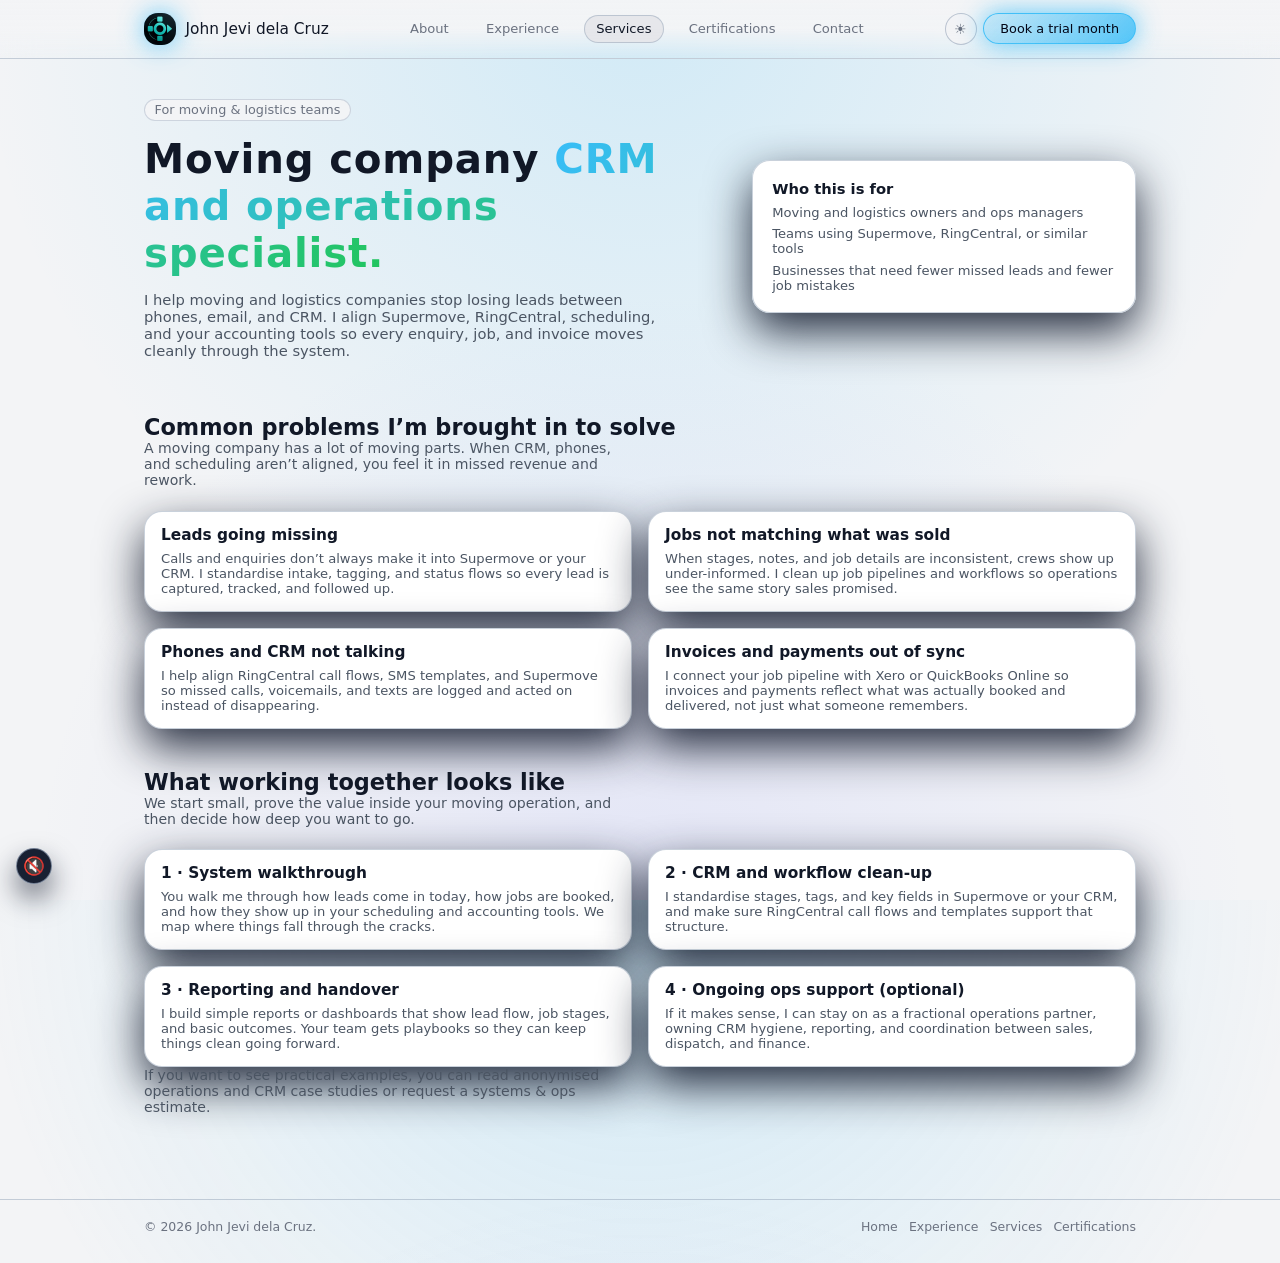
<file: moving-crm-operations.html>
<!DOCTYPE html>
<html lang="en" data-theme="dark">
<head>
  <meta charset="UTF-8" />
  <title>Moving Company CRM Specialist · Ops &amp; Lead Management</title>
  <meta name="viewport" content="width=device-width, initial-scale=1" />
  <meta
    name="description"
    content="Moving company CRM specialist. I align Supermove, RingCentral and your back-office workflows so every lead, job and invoice moves cleanly through your system."
  />
  <meta name="robots" content="index,follow" />

  <link
    rel="canonical"
    href="https://whisperwindworkspace.github.io/John-Jevi-dela-Cruz/moving-crm-operations.html"
  />

  <link rel="icon" href="assets/images/favicon.ico" type="image/x-icon" />
  <link rel="apple-touch-icon" href="assets/images/apple-touch-icon.png" />

  <!-- Open Graph -->
  <meta
    property="og:title"
    content="Moving Company CRM Specialist · Ops &amp; Lead Management"
  />
  <meta
    property="og:description"
    content="CRM and operations support for moving and logistics companies. Fix missed leads, inconsistent job stages and disconnected phones and CRM."
  />
  <meta property="og:type" content="website" />
  <meta
    property="og:url"
    content="https://whisperwindworkspace.github.io/John-Jevi-dela-Cruz/moving-crm-operations.html"
  />

  <link rel="stylesheet" href="assets/css/styles.css" />
</head>
<body>
  <!-- Global background audio -->
  <audio id="bgAudio" src="assets/audio/futuristic-bg.mp3" loop></audio>

  <header>
    <div class="container">
      <div class="nav">
        <a href="index.html" class="brand">
          <div class="brand-mark">
            <img
              src="assets/images/Personal Website Logo.png"
              alt="John Jevi dela Cruz logo"
              style="width: 100%; height: 100%; border-radius: 14px; object-fit: cover; display: block;"
            />
          </div>
          <div class="brand-text">John Jevi dela Cruz</div>
        </a>

        <nav class="nav-links">
          <a href="about.html">About</a>
          <a href="experience.html">Experience</a>
          <a href="services.html" class="is-current">Services</a>
          <a href="certifications.html">Certifications</a>
          <a href="index.html#contact">Contact</a>
        </nav>

        <div class="nav-actions">
          <button
            type="button"
            class="theme-toggle"
            id="themeToggle"
            aria-label="Toggle color theme"
          >
            <span id="themeIcon">☾</span>
          </button>
          <a href="index.html#contact" class="nav-cta">Book a trial month</a>
        </div>
      </div>
    </div>
  </header>

  <main>
    <!-- Hero -->
    <section class="container hero" style="margin-bottom: 2.5rem;">
      <div>
        <div class="hero-eyebrow">For moving &amp; logistics teams</div>
        <h1 class="hero-title">
          Moving company <span class="highlight">CRM and operations specialist.</span>
        </h1>
        <p class="hero-body">
          I help moving and logistics companies stop losing leads between phones, email, and CRM.
          I align Supermove, RingCentral, scheduling, and your accounting tools so every enquiry,
          job, and invoice moves cleanly through the system.
        </p>
      </div>

      <aside class="hero-right-card">
        <h2 class="hero-right-title">Who this is for</h2>
        <ul class="hero-right-list">
          <li>Moving and logistics owners and ops managers</li>
          <li>Teams using Supermove, RingCentral, or similar tools</li>
          <li>Businesses that need fewer missed leads and fewer job mistakes</li>
        </ul>
      </aside>
    </section>

    <!-- Problems I solve -->
    <section class="section">
      <div class="container">
        <div class="section-header">
          <div>
            <h2 class="section-title">Common problems I’m brought in to solve</h2>
            <p class="section-sub">
              A moving company has a lot of moving parts. When CRM, phones, and scheduling aren’t aligned,
              you feel it in missed revenue and rework.
            </p>
          </div>
        </div>

        <div class="card-grid-2">
          <article class="card">
            <h3>Leads going missing</h3>
            <p>
              Calls and enquiries don’t always make it into Supermove or your CRM. I standardise intake,
              tagging, and status flows so every lead is captured, tracked, and followed up.
            </p>
          </article>

          <article class="card">
            <h3>Jobs not matching what was sold</h3>
            <p>
              When stages, notes, and job details are inconsistent, crews show up under-informed.
              I clean up job pipelines and workflows so operations see the same story sales promised.
            </p>
          </article>

          <article class="card">
            <h3>Phones and CRM not talking</h3>
            <p>
              I help align RingCentral call flows, SMS templates, and Supermove so missed calls,
              voicemails, and texts are logged and acted on instead of disappearing.
            </p>
          </article>

          <article class="card">
            <h3>Invoices and payments out of sync</h3>
            <p>
              I connect your job pipeline with Xero or QuickBooks Online so invoices and payments
              reflect what was actually booked and delivered, not just what someone remembers.
            </p>
          </article>
        </div>
      </div>
    </section>

    <!-- What working together looks like -->
    <section class="section">
      <div class="container">
        <div class="section-header">
          <div>
            <h2 class="section-title">What working together looks like</h2>
            <p class="section-sub">
              We start small, prove the value inside your moving operation, and then decide how deep
              you want to go.
            </p>
          </div>
        </div>

        <div class="card-grid-2">
          <article class="card">
            <h3>1 · System walkthrough</h3>
            <p>
              You walk me through how leads come in today, how jobs are booked, and how they show up
              in your scheduling and accounting tools. We map where things fall through the cracks.
            </p>
          </article>

          <article class="card">
            <h3>2 · CRM and workflow clean-up</h3>
            <p>
              I standardise stages, tags, and key fields in Supermove or your CRM, and make sure
              RingCentral call flows and templates support that structure.
            </p>
          </article>

          <article class="card">
            <h3>3 · Reporting and handover</h3>
            <p>
              I build simple reports or dashboards that show lead flow, job stages, and basic
              outcomes. Your team gets playbooks so they can keep things clean going forward.
            </p>
          </article>

          <article class="card">
            <h3>4 · Ongoing ops support (optional)</h3>
            <p>
              If it makes sense, I can stay on as a fractional operations partner, owning CRM
              hygiene, reporting, and coordination between sales, dispatch, and finance.
            </p>
          </article>
        </div>

        <p class="section-sub">
          If you want to see practical examples, you can read anonymised
          <a href="case-studies.html">operations and CRM case studies</a> or
          <a href="index.html#contact">request a systems &amp; ops estimate</a>.
        </p>
      </div>
    </section>
  </main>

  <!-- Floating audio control -->
  <button
    id="audioControl"
    class="audio-floating"
    type="button"
    aria-label="Toggle background audio"
  >
    <span id="audioControlIcon">🔊</span>
  </button>

  <footer>
    <div class="container">
      <div class="footer-inner">
        <div>© <span id="year"></span> John Jevi dela Cruz.</div>
        <nav class="footer-nav">
          <a href="index.html">Home</a>
          <a href="experience.html">Experience</a>
          <a href="services.html">Services</a>
          <a href="certifications.html">Certifications</a>
        </nav>
      </div>
    </div>
  </footer>

  <script>
    // year stamp
    (function () {
      var yearEl = document.getElementById("year");
      if (yearEl) {
        yearEl.textContent = new Date().getFullYear();
      }
    })();

    // theme toggle
    (function () {
      var root = document.documentElement;
      var toggle = document.getElementById("themeToggle");
      var icon = document.getElementById("themeIcon");
      if (!toggle || !icon) return;

      var stored = null;
      try {
        stored = localStorage.getItem("theme");
      } catch (e) {}

      var prefersLight =
        window.matchMedia &&
        window.matchMedia("(prefers-color-scheme: light)").matches;

      var theme = stored || (prefersLight ? "light" : "dark");

      function applyTheme() {
        root.setAttribute("data-theme", theme);
        icon.textContent = theme === "light" ? "☀" : "☾";
      }

      applyTheme();

      toggle.addEventListener("click", function () {
        theme = theme === "light" ? "dark" : "light";
        try {
          localStorage.setItem("theme", theme);
        } catch (e) {}
        applyTheme();
      });
    })();

    // background audio floating control (persistent preference)
    (function () {
      var audio = document.getElementById("bgAudio");
      var control = document.getElementById("audioControl");
      var icon = document.getElementById("audioControlIcon");
      if (!audio || !control || !icon) return;

      audio.volume = 0.75;
      var enabled = false;

      var storedPreference = null;
      try {
        storedPreference = localStorage.getItem("audioEnabled");
      } catch (e) {}

      function setState(on) {
        enabled = on;
        if (enabled) {
          audio.muted = false;
          icon.textContent = "🔊";
          control.classList.add("on");
        } else {
          audio.muted = true;
          audio.pause();
          icon.textContent = "🔇";
          control.classList.remove("on");
        }
      }

      function attemptPlay() {
        audio.volume = 0.75;
        audio.muted = false;
        audio
          .play()
          .then(function () { setState(true); })
          .catch(function () { setState(false); });
      }

      setState(false);

      if (storedPreference !== "off") {
        document.addEventListener("DOMContentLoaded", function () {
          attemptPlay();
        });
      }

      control.addEventListener("click", function (evt) {
        evt.stopPropagation();
        if (!enabled) {
          attemptPlay();
          try { localStorage.setItem("audioEnabled", "on"); } catch (e) {}
        } else {
          setState(false);
          try { localStorage.setItem("audioEnabled", "off"); } catch (e) {}
        }
      });
    })();
  </script>
</body>
</html>
</file>
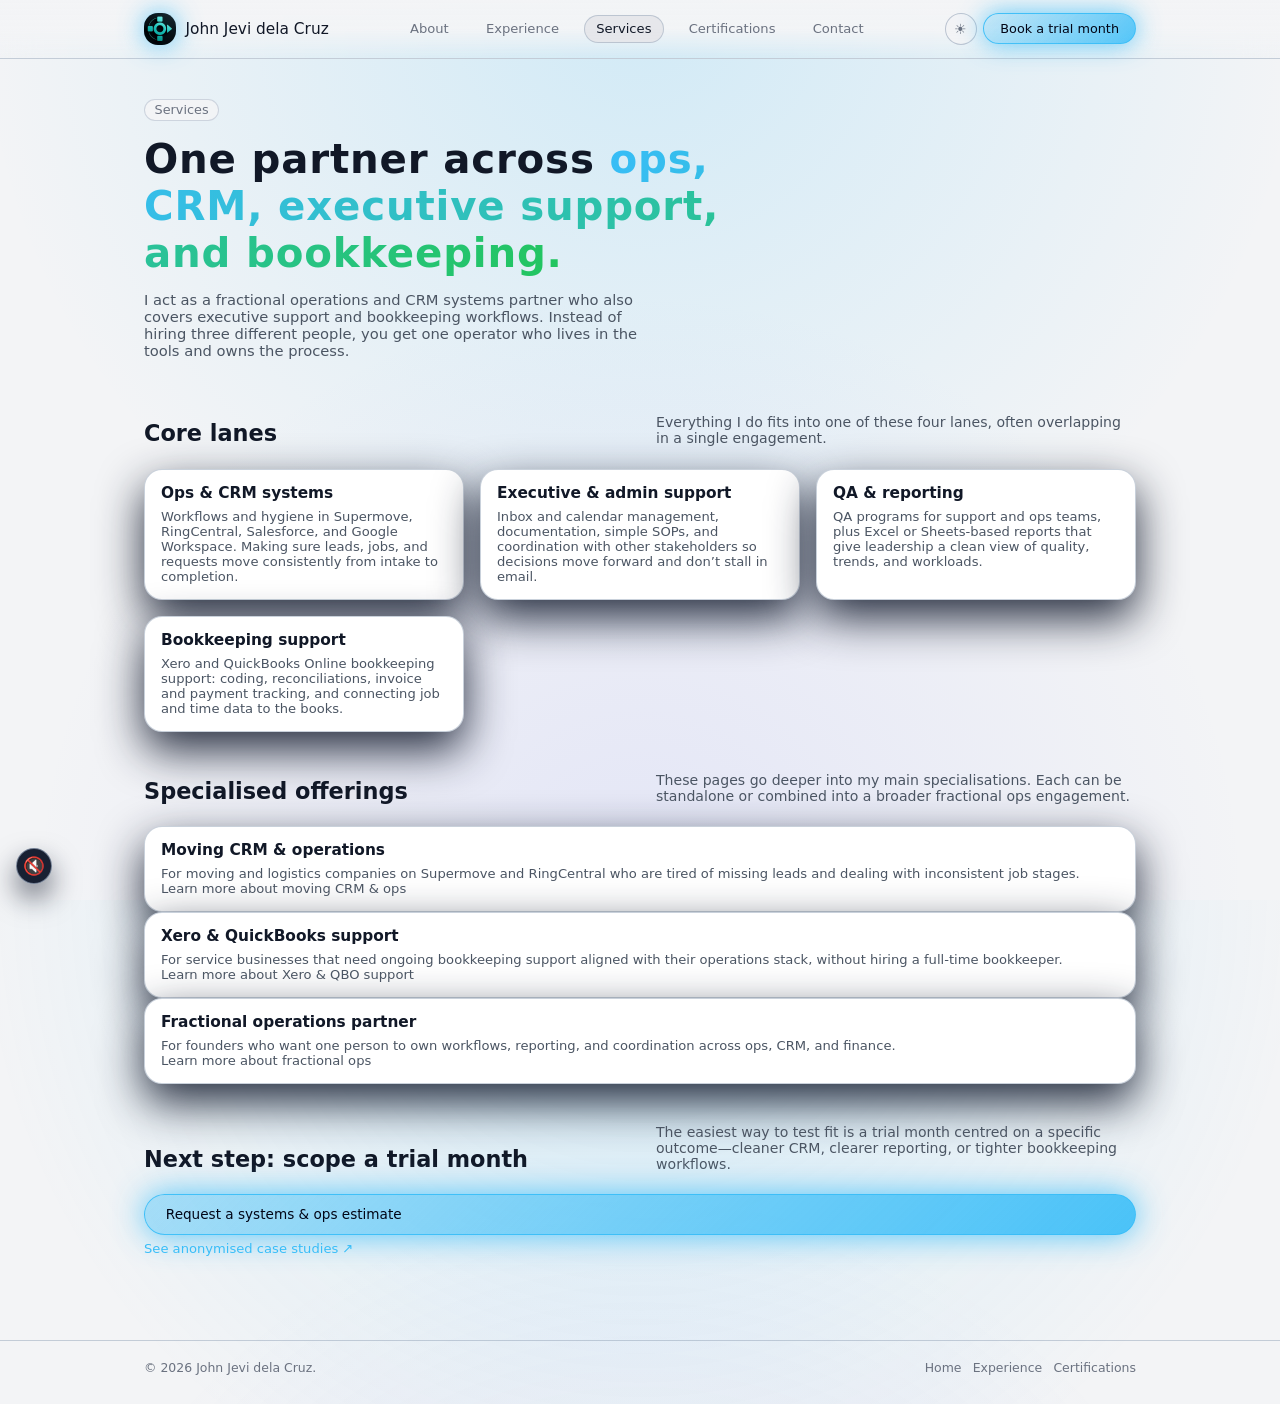
<file: services.html>
<!DOCTYPE html>
<html lang="en" data-theme="dark">
<head>
  <meta charset="UTF-8" />
  <title>Services · Ops, CRM, EA &amp; Bookkeeping · John Jevi dela Cruz</title>
  <meta name="viewport" content="width=device-width, initial-scale=1" />
  <meta
    name="description"
    content="Services across operations and CRM systems, executive support, QA and reporting, and Xero/QuickBooks bookkeeping support for service businesses."
  />
  <meta name="robots" content="index,follow" />

  <link
    rel="canonical"
    href="https://whisperwindworkspace.github.io/John-Jevi-dela-Cruz/services.html"
  />

  <link rel="icon" href="assets/images/favicon.ico" type="image/x-icon" />
  <link rel="apple-touch-icon" href="assets/images/apple-touch-icon.png" />

  <!-- Open Graph -->
  <meta
    property="og:title"
    content="Services · Ops, CRM, EA &amp; Bookkeeping · John Jevi dela Cruz"
  />
  <meta
    property="og:description"
    content="Fractional operations and CRM systems partner for service businesses, combining executive support, QA, and bookkeeping support."
  />
  <meta property="og:type" content="website" />
  <meta
    property="og:url"
    content="https://whisperwindworkspace.github.io/John-Jevi-dela-Cruz/services.html"
  />

  <link rel="stylesheet" href="assets/css/styles.css" />
</head>
<body>
  <audio id="bgAudio" src="assets/audio/futuristic-bg.mp3" loop></audio>

  <header>
    <div class="container">
      <div class="nav">
        <a href="index.html" class="brand">
          <div class="brand-mark">
            <img
              src="assets/images/Personal Website Logo.png"
              alt="John Jevi dela Cruz logo"
              style="width: 100%; height: 100%; border-radius: 14px; object-fit: cover; display: block;"
            />
          </div>
          <div class="brand-text">John Jevi dela Cruz</div>
        </a>

        <nav class="nav-links">
          <a href="about.html">About</a>
          <a href="experience.html">Experience</a>
          <a href="services.html" class="is-current">Services</a>
          <a href="certifications.html">Certifications</a>
          <a href="index.html#contact">Contact</a>
        </nav>

        <div class="nav-actions">
          <button
            type="button"
            class="theme-toggle"
            id="themeToggle"
            aria-label="Toggle color theme"
          >
            <span id="themeIcon">☾</span>
          </button>
          <a href="index.html#contact" class="nav-cta">Book a trial month</a>
        </div>
      </div>
    </div>
  </header>

  <main>
    <!-- Hero -->
    <section class="container hero" style="margin-bottom: 2.5rem;">
      <div>
        <div class="hero-eyebrow">Services</div>
        <h1 class="hero-title">
          One partner across <span class="highlight">ops, CRM, executive support, and bookkeeping.</span>
        </h1>
        <p class="hero-body">
          I act as a fractional operations and CRM systems partner who also covers executive
          support and bookkeeping workflows. Instead of hiring three different people, you get one
          operator who lives in the tools and owns the process.
        </p>
      </div>
    </section>

    <!-- Core lanes -->
    <section class="section">
      <div class="container">
        <div class="section-header">
          <h2 class="section-title">Core lanes</h2>
          <p class="section-sub">
            Everything I do fits into one of these four lanes, often overlapping in a single
            engagement.
          </p>
        </div>

        <div class="card-grid">
          <article class="card">
            <h3>Ops &amp; CRM systems</h3>
            <p>
              Workflows and hygiene in Supermove, RingCentral, Salesforce, and Google Workspace.
              Making sure leads, jobs, and requests move consistently from intake to completion.
            </p>
          </article>

          <article class="card">
            <h3>Executive &amp; admin support</h3>
            <p>
              Inbox and calendar management, documentation, simple SOPs, and coordination with
              other stakeholders so decisions move forward and don’t stall in email.
            </p>
          </article>

          <article class="card">
            <h3>QA &amp; reporting</h3>
            <p>
              QA programs for support and ops teams, plus Excel or Sheets-based reports that give
              leadership a clean view of quality, trends, and workloads.
            </p>
          </article>

          <article class="card">
            <h3>Bookkeeping support</h3>
            <p>
              Xero and QuickBooks Online bookkeeping support: coding, reconciliations, invoice and
              payment tracking, and connecting job and time data to the books.
            </p>
          </article>
        </div>
      </div>
    </section>

    <!-- Specialty subpages -->
    <section class="section">
      <div class="container">
        <div class="section-header">
          <h2 class="section-title">Specialised offerings</h2>
          <p class="section-sub">
            These pages go deeper into my main specialisations. Each can be standalone or combined
            into a broader fractional ops engagement.
          </p>
        </div>

        <div class="card-grid-3">
          <article class="card">
            <h3>Moving CRM &amp; operations</h3>
            <p>
              For moving and logistics companies on Supermove and RingCentral who are tired of
              missing leads and dealing with inconsistent job stages.
            </p>
            <a href="moving-crm-operations.html" class="card-link">
              Learn more about moving CRM &amp; ops
            </a>
          </article>

          <article class="card">
            <h3>Xero &amp; QuickBooks support</h3>
            <p>
              For service businesses that need ongoing bookkeeping support aligned with their
              operations stack, without hiring a full-time bookkeeper.
            </p>
            <a href="xero-quickbooks-support.html" class="card-link">
              Learn more about Xero &amp; QBO support
            </a>
          </article>

          <article class="card">
            <h3>Fractional operations partner</h3>
            <p>
              For founders who want one person to own workflows, reporting, and coordination
              across ops, CRM, and finance.
            </p>
            <a href="fractional-ops-partner.html" class="card-link">
              Learn more about fractional ops
            </a>
          </article>
        </div>
      </div>
    </section>

    <!-- CTA -->
    <section class="section">
      <div class="container">
        <div class="section-header">
          <h2 class="section-title">Next step: scope a trial month</h2>
          <p class="section-sub">
            The easiest way to test fit is a trial month centred on a specific outcome—cleaner CRM,
            clearer reporting, or tighter bookkeeping workflows.
          </p>
        </div>

        <div class="contact-actions">
          <a href="index.html#contact" class="btn-primary">
            Request a systems &amp; ops estimate
          </a>
          <a href="case-studies.html" class="btn-secondary">
            <span>See anonymised case studies</span>
            <span>↗</span>
          </a>
        </div>
      </div>
    </section>
  </main>

  <button
    id="audioControl"
    class="audio-floating"
    type="button"
    aria-label="Toggle background audio"
  >
    <span id="audioControlIcon">🔊</span>
  </button>

  <footer>
    <div class="container">
      <div class="footer-inner">
        <div>© <span id="year"></span> John Jevi dela Cruz.</div>
        <nav class="footer-nav">
          <a href="index.html">Home</a>
          <a href="experience.html">Experience</a>
          <a href="certifications.html">Certifications</a>
        </nav>
      </div>
    </div>
  </footer>

  <script>
    // year stamp
    (function () {
      var yearEl = document.getElementById("year");
      if (yearEl) yearEl.textContent = new Date().getFullYear();
    })();

    // theme toggle
    (function () {
      var root = document.documentElement;
      var toggle = document.getElementById("themeToggle");
      var icon = document.getElementById("themeIcon");
      if (!toggle || !icon) return;

      var stored = null;
      try { stored = localStorage.getItem("theme"); } catch (e) {}

      var prefersLight =
        window.matchMedia &&
        window.matchMedia("(prefers-color-scheme: light)").matches;

      var theme = stored || (prefersLight ? "light" : "dark");

      function applyTheme() {
        root.setAttribute("data-theme", theme);
        icon.textContent = theme === "light" ? "☀" : "☾";
      }

      applyTheme();

      toggle.addEventListener("click", function () {
        theme = theme === "light" ? "dark" : "light";
        try { localStorage.setItem("theme", theme); } catch (e) {}
        applyTheme();
      });
    })();

    // background audio with persistent preference
    (function () {
      var audio = document.getElementById("bgAudio");
      var control = document.getElementById("audioControl");
      var icon = document.getElementById("audioControlIcon");
      if (!audio || !control || !icon) return;

      audio.volume = 0.75;
      var enabled = false;

      var storedPreference = null;
      try { storedPreference = localStorage.getItem("audioEnabled"); } catch (e) {}

      function setState(on) {
        enabled = on;
        if (enabled) {
          audio.muted = false;
          icon.textContent = "🔊";
          control.classList.add("on");
        } else {
          audio.muted = true;
          audio.pause();
          icon.textContent = "🔇";
          control.classList.remove("on");
        }
      }

      function attemptPlay() {
        audio.volume = 0.75;
        audio.muted = false;
        audio.play()
          .then(function () { setState(true); })
          .catch(function () { setState(false); });
      }

      setState(false);

      if (storedPreference !== "off") {
        document.addEventListener("DOMContentLoaded", function () {
          attemptPlay();
        });
      }

      control.addEventListener("click", function (evt) {
        evt.stopPropagation();
        if (!enabled) {
          attemptPlay();
          try { localStorage.setItem("audioEnabled", "on"); } catch (e) {}
        } else {
          setState(false);
          try { localStorage.setItem("audioEnabled", "off"); } catch (e) {}
        }
      });
    })();
  </script>
</body>
</html>
</file>
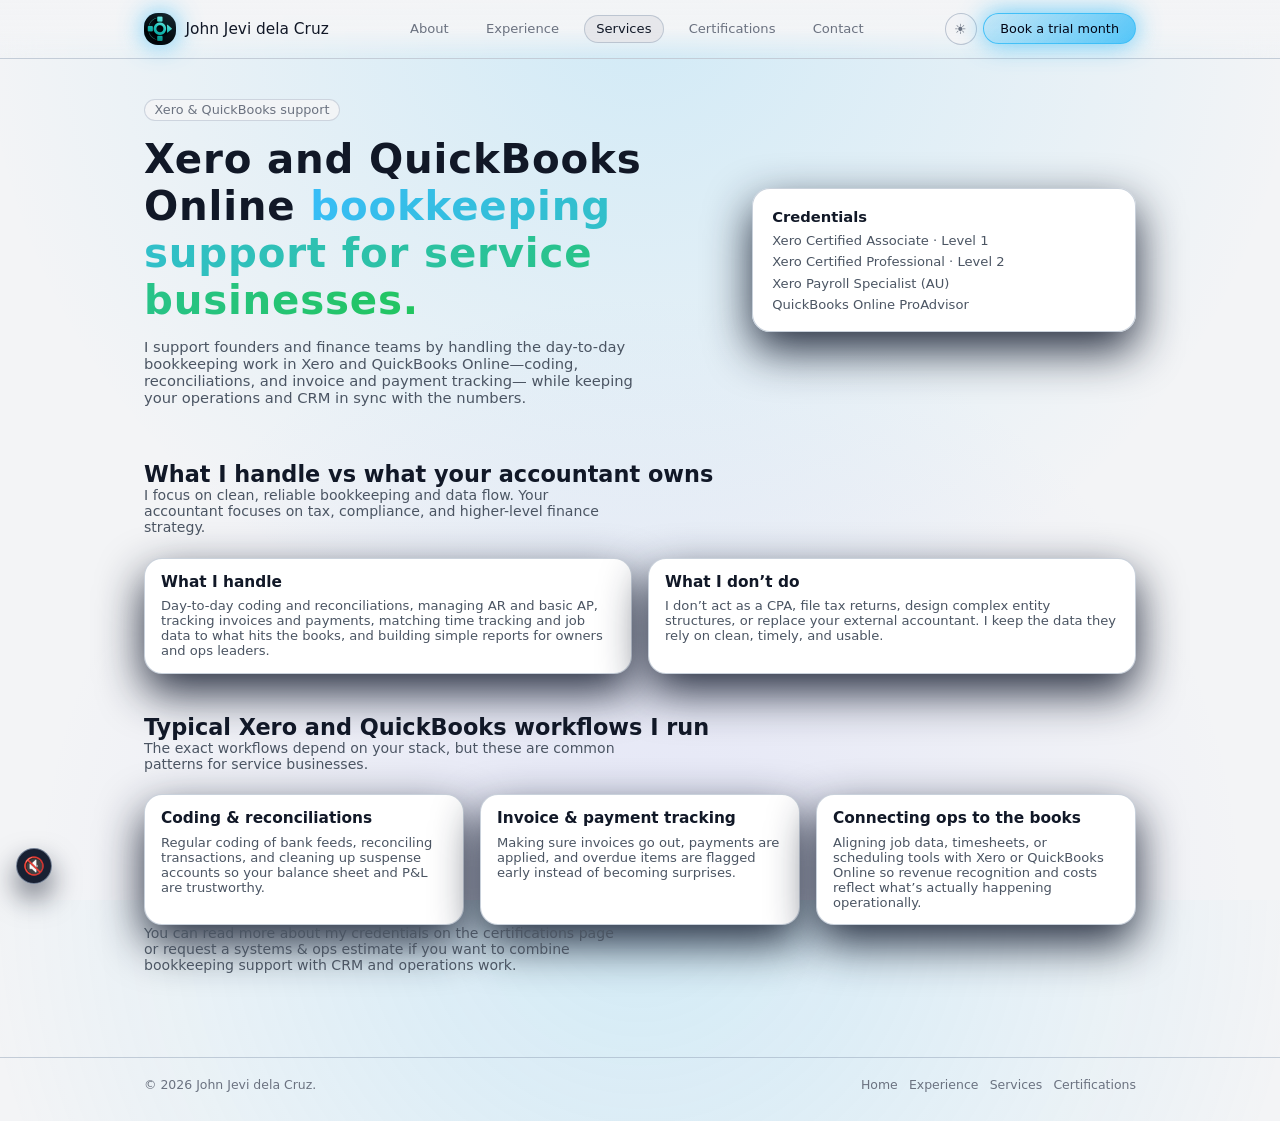
<file: xero-quickbooks-support.html>
<!DOCTYPE html>
<html lang="en" data-theme="dark">
<head>
  <meta charset="UTF-8" />
  <title>Xero &amp; QuickBooks Online Bookkeeping Support · Remote</title>
  <meta name="viewport" content="width=device-width, initial-scale=1" />
  <meta
    name="description"
    content="Xero and QuickBooks Online bookkeeping support for service businesses. I handle coding, reconciliations and invoice tracking while keeping ops and CRM aligned with the numbers."
  />
  <meta name="robots" content="index,follow" />

  <link
    rel="canonical"
    href="https://whisperwindworkspace.github.io/John-Jevi-dela-Cruz/xero-quickbooks-support.html"
  />

  <link rel="icon" href="assets/images/favicon.ico" type="image/x-icon" />
  <link rel="apple-touch-icon" href="assets/images/apple-touch-icon.png" />

  <!-- Open Graph -->
  <meta
    property="og:title"
    content="Xero &amp; QuickBooks Online Bookkeeping Support · Remote"
  />
  <meta
    property="og:description"
    content="Remote bookkeeping support in Xero and QuickBooks Online, focused on clean data, reconciliations and connecting your operations with your books."
  />
  <meta property="og:type" content="website" />
  <meta
    property="og:url"
    content="https://whisperwindworkspace.github.io/John-Jevi-dela-Cruz/xero-quickbooks-support.html"
  />

  <link rel="stylesheet" href="assets/css/styles.css" />
</head>
<body>
  <!-- Global background audio -->
  <audio id="bgAudio" src="assets/audio/futuristic-bg.mp3" loop></audio>

  <header>
    <div class="container">
      <div class="nav">
        <a href="index.html" class="brand">
          <div class="brand-mark">
            <img
              src="assets/images/Personal Website Logo.png"
              alt="John Jevi dela Cruz logo"
              style="width: 100%; height: 100%; border-radius: 14px; object-fit: cover; display: block;"
            />
          </div>
          <div class="brand-text">John Jevi dela Cruz</div>
        </a>

        <nav class="nav-links">
          <a href="about.html">About</a>
          <a href="experience.html">Experience</a>
          <a href="services.html" class="is-current">Services</a>
          <a href="certifications.html">Certifications</a>
          <a href="index.html#contact">Contact</a>
        </nav>

        <div class="nav-actions">
          <button
            type="button"
            class="theme-toggle"
            id="themeToggle"
            aria-label="Toggle color theme"
          >
            <span id="themeIcon">☾</span>
          </button>
          <a href="index.html#contact" class="nav-cta">Book a trial month</a>
        </div>
      </div>
    </div>
  </header>

  <main>
    <!-- Hero -->
    <section class="container hero" style="margin-bottom: 2.5rem;">
      <div>
        <div class="hero-eyebrow">Xero &amp; QuickBooks support</div>
        <h1 class="hero-title">
          Xero and QuickBooks Online <span class="highlight">bookkeeping support for service businesses.</span>
        </h1>
        <p class="hero-body">
          I support founders and finance teams by handling the day-to-day bookkeeping work in
          Xero and QuickBooks Online—coding, reconciliations, and invoice and payment tracking—
          while keeping your operations and CRM in sync with the numbers.
        </p>
      </div>

      <aside class="hero-right-card">
        <h2 class="hero-right-title">Credentials</h2>
        <ul class="hero-right-list">
          <li>Xero Certified Associate · Level 1</li>
          <li>Xero Certified Professional · Level 2</li>
          <li>Xero Payroll Specialist (AU)</li>
          <li>QuickBooks Online ProAdvisor</li>
        </ul>
      </aside>
    </section>

    <!-- What I do / what I don't do -->
    <section class="section">
      <div class="container">
        <div class="section-header">
          <div>
            <h2 class="section-title">What I handle vs what your accountant owns</h2>
            <p class="section-sub">
              I focus on clean, reliable bookkeeping and data flow. Your accountant focuses on
              tax, compliance, and higher-level finance strategy.
            </p>
          </div>
        </div>

        <div class="card-grid-2">
          <article class="card">
            <h3>What I handle</h3>
            <p>
              Day-to-day coding and reconciliations, managing AR and basic AP, tracking invoices
              and payments, matching time tracking and job data to what hits the books, and
              building simple reports for owners and ops leaders.
            </p>
          </article>

          <article class="card">
            <h3>What I don’t do</h3>
            <p>
              I don’t act as a CPA, file tax returns, design complex entity structures, or replace
              your external accountant. I keep the data they rely on clean, timely, and usable.
            </p>
          </article>
        </div>
      </div>
    </section>

    <!-- Typical workflows -->
    <section class="section">
      <div class="container">
        <div class="section-header">
          <div>
            <h2 class="section-title">Typical Xero and QuickBooks workflows I run</h2>
            <p class="section-sub">
              The exact workflows depend on your stack, but these are common patterns for
              service businesses.
            </p>
          </div>
        </div>

        <div class="card-grid">
          <article class="card">
            <h3>Coding &amp; reconciliations</h3>
            <p>
              Regular coding of bank feeds, reconciling transactions, and cleaning up suspense
              accounts so your balance sheet and P&amp;L are trustworthy.
            </p>
          </article>

          <article class="card">
            <h3>Invoice &amp; payment tracking</h3>
            <p>
              Making sure invoices go out, payments are applied, and overdue items are flagged
              early instead of becoming surprises.
            </p>
          </article>

          <article class="card">
            <h3>Connecting ops to the books</h3>
            <p>
              Aligning job data, timesheets, or scheduling tools with Xero or QuickBooks Online
              so revenue recognition and costs reflect what’s actually happening operationally.
            </p>
          </article>
        </div>

        <p class="section-sub">
          You can read more about my credentials on the
          <a href="certifications.html">certifications page</a> or
          <a href="index.html#contact">request a systems &amp; ops estimate</a>
          if you want to combine bookkeeping support with CRM and operations work.
        </p>
      </div>
    </section>
  </main>

  <!-- Floating audio control -->
  <button
    id="audioControl"
    class="audio-floating"
    type="button"
    aria-label="Toggle background audio"
  >
    <span id="audioControlIcon">🔊</span>
  </button>

  <footer>
    <div class="container">
      <div class="footer-inner">
        <div>© <span id="year"></span> John Jevi dela Cruz.</div>
        <nav class="footer-nav">
          <a href="index.html">Home</a>
          <a href="experience.html">Experience</a>
          <a href="services.html">Services</a>
          <a href="certifications.html">Certifications</a>
        </nav>
      </div>
    </div>
  </footer>

  <script>
    // year stamp
    (function () {
      var yearEl = document.getElementById("year");
      if (yearEl) {
        yearEl.textContent = new Date().getFullYear();
      }
    })();

    // theme toggle
    (function () {
      var root = document.documentElement;
      var toggle = document.getElementById("themeToggle");
      var icon = document.getElementById("themeIcon");
      if (!toggle || !icon) return;

      var stored = null;
      try {
        stored = localStorage.getItem("theme");
      } catch (e) {}

      var prefersLight =
        window.matchMedia &&
        window.matchMedia("(prefers-color-scheme: light)").matches;

      var theme = stored || (prefersLight ? "light" : "dark");

      function applyTheme() {
        root.setAttribute("data-theme", theme);
        icon.textContent = theme === "light" ? "☀" : "☾";
      }

      applyTheme();

      toggle.addEventListener("click", function () {
        theme = theme === "light" ? "dark" : "light";
        try {
          localStorage.setItem("theme", theme);
        } catch (e) {}
        applyTheme();
      });
    })();

    // background audio floating control (persistent preference)
    (function () {
      var audio = document.getElementById("bgAudio");
      var control = document.getElementById("audioControl");
      var icon = document.getElementById("audioControlIcon");
      if (!audio || !control || !icon) return;

      audio.volume = 0.75;
      var enabled = false;

      var storedPreference = null;
      try {
        storedPreference = localStorage.getItem("audioEnabled");
      } catch (e) {}

      function setState(on) {
        enabled = on;
        if (enabled) {
          audio.muted = false;
          icon.textContent = "🔊";
          control.classList.add("on");
        } else {
          audio.muted = true;
          audio.pause();
          icon.textContent = "🔇";
          control.classList.remove("on");
        }
      }

      function attemptPlay() {
        audio.volume = 0.75;
        audio.muted = false;
        audio
          .play()
          .then(function () { setState(true); })
          .catch(function () { setState(false); });
      }

      setState(false);

      if (storedPreference !== "off") {
        document.addEventListener("DOMContentLoaded", function () {
          attemptPlay();
        });
      }

      control.addEventListener("click", function (evt) {
        evt.stopPropagation();
        if (!enabled) {
          attemptPlay();
          try { localStorage.setItem("audioEnabled", "on"); } catch (e) {}
        } else {
          setState(false);
          try { localStorage.setItem("audioEnabled", "off"); } catch (e) {}
        }
      });
    })();
  </script>
</body>
</html>
</file>
<file: assets/css/styles.css>
:root {
  --bg-main: #020617;
  --bg-surface: #050816;
  --bg-elevated: #0b1020;
  --bg-card: #111827;

  --accent: #38bdf8;
  --accent-soft: rgba(56, 189, 248, 0.14);
  --accent-strong: rgba(56, 189, 248, 0.75);

  --text-main: #e5e7eb;
  --text-muted: #9ca3af;
  --text-soft: #6b7280;

  --border-subtle: rgba(148, 163, 184, 0.38);
  --border-strong: rgba(148, 163, 184, 0.55);

  --radius-lg: 18px;
  --radius-md: 12px;
  --radius-pill: 999px;

  --shadow-soft: 0 18px 45px rgba(15, 23, 42, 0.9);
}

/* Light theme overrides */

html[data-theme="light"] {
  --bg-main: #f3f4f6;
  --bg-surface: #ffffff;
  --bg-elevated: #e5e7eb;
  --bg-card: #ffffff;

  --text-main: #111827;
  --text-muted: #4b5563;
  --text-soft: #6b7280;

  --border-subtle: rgba(148, 163, 184, 0.5);
  --border-strong: rgba(107, 114, 128, 0.8);
}

html[data-theme="light"],
html[data-theme="light"] body {
  background:
    radial-gradient(circle at top, rgba(56, 189, 248, 0.18), transparent 60%),
    radial-gradient(circle at bottom, rgba(129, 140, 248, 0.14), transparent 55%),
    var(--bg-main);
}

*,
*::before,
*::after {
  box-sizing: border-box;
}

html,
body {
  margin: 0;
  padding: 0;
  height: 100%;
  font-family: system-ui, -apple-system, BlinkMacSystemFont, "Segoe UI", sans-serif;
  background:
    radial-gradient(circle at top, rgba(56, 189, 248, 0.35), transparent 60%),
    radial-gradient(circle at bottom, rgba(129, 140, 248, 0.2), transparent 55%),
    var(--bg-main);
  color: var(--text-main);
  -webkit-font-smoothing: antialiased;
}

body::before {
  content: "";
  position: fixed;
  inset: 0;
  pointer-events: none;
  background-image:
    linear-gradient(to right, rgba(148, 163, 184, 0.12) 1px, transparent 1px),
    linear-gradient(to bottom, rgba(148, 163, 184, 0.12) 1px, transparent 1px);
  background-size: 32px 32px;
  opacity: 0.25;
  z-index: -1;
}

a {
  color: inherit;
  text-decoration: none;
}

/* Layout */

.container {
  width: 100%;
  max-width: 1040px;
  margin: 0 auto;
  padding: 0 1.5rem;
}

main {
  padding: 2.5rem 0 2.75rem;
}

/* Header / nav */

header {
  position: sticky;
  top: 0;
  z-index: 40;
  background: linear-gradient(
    to bottom,
    rgba(5, 8, 22, 0.96),
    rgba(5, 8, 22, 0.9),
    transparent
  );
  backdrop-filter: blur(18px);
  border-bottom: 1px solid rgba(148, 163, 184, 0.3);
}

html[data-theme="light"] header {
  background: linear-gradient(
    to bottom,
    rgba(243, 244, 246, 0.98),
    rgba(243, 244, 246, 0.96),
    transparent
  );
  border-bottom-color: rgba(148, 163, 184, 0.5);
}

.nav {
  display: flex;
  align-items: center;
  justify-content: space-between;
  padding: 0.8rem 0;
  gap: 1rem;
}

.brand {
  display: flex;
  align-items: center;
  gap: 0.6rem;
}

.brand-mark {
  width: 32px;
  height: 32px;
  border-radius: 14px;
  background: radial-gradient(circle at 20% 20%, rgba(56, 189, 248, 0.9), rgba(56, 189, 248, 0.25));
  display: flex;
  align-items: center;
  justify-content: center;
  box-shadow: 0 0 26px rgba(56, 189, 248, 0.8);
  font-size: 0.85rem;
  font-weight: 600;
  color: #020617;
}

.brand-text {
  font-size: 0.96rem;
  font-weight: 500;
}

.nav-links {
  display: flex;
  gap: 0.8rem;
  font-size: 0.82rem;
  color: var(--text-soft);
}

.nav-links a {
  padding: 0.35rem 0.7rem;
  border-radius: var(--radius-pill);
  border: 1px solid transparent;
  transition: border-color 0.15s ease, background 0.15s ease, color 0.15s ease;
}

.nav-links a:hover,
.nav-links a.is-current {
  border-color: var(--border-subtle);
  background: rgba(15, 23, 42, 0.96);
  color: var(--text-main);
}

html[data-theme="light"] .nav-links a:hover,
html[data-theme="light"] .nav-links a.is-current {
  background: rgba(229, 231, 235, 0.96);
}

.nav-cta {
  font-size: 0.8rem;
  padding: 0.45rem 1rem;
  border-radius: var(--radius-pill);
  border: 1px solid rgba(56, 189, 248, 0.9);
  background: linear-gradient(135deg, rgba(56, 189, 248, 0.25), rgba(56, 189, 248, 0.85));
  color: #020617;
  font-weight: 500;
  box-shadow: 0 0 26px rgba(56, 189, 248, 0.8);
}

.nav-actions {
  display: flex;
  align-items: center;
  gap: 0.4rem;
}

.theme-toggle {
  border-radius: var(--radius-pill);
  border: 1px solid rgba(148, 163, 184, 0.6);
  background: rgba(15, 23, 42, 0.9);
  color: var(--text-soft);
  width: 32px;
  height: 32px;
  display: inline-flex;
  align-items: center;
  justify-content: center;
  font-size: 0.9rem;
  cursor: pointer;
}

html[data-theme="light"] .theme-toggle {
  background: rgba(243, 244, 246, 0.95);
}

/* Hero */

.hero {
  display: grid;
  grid-template-columns: minmax(0, 1.5fr) minmax(0, 1fr);
  gap: 2rem;
  align-items: center;
  margin-bottom: 3rem;
}

.hero-eyebrow {
  font-size: 0.8rem;
  color: var(--text-soft);
  display: inline-flex;
  align-items: center;
  gap: 0.4rem;
  padding: 0.18rem 0.6rem;
  border-radius: var(--radius-pill);
  border: 1px solid rgba(148, 163, 184, 0.4);
  background: rgba(15, 23, 42, 0.92);
}

html[data-theme="light"] .hero-eyebrow {
  background: rgba(243, 244, 246, 0.96);
}

.hero-title {
  margin: 0.9rem 0 0.5rem;
  font-size: clamp(2rem, 2.2rem + 0.4vw, 2.6rem);
  letter-spacing: 0.02em;
}

.hero-title .highlight {
  background: linear-gradient(120deg, #38bdf8, #22c55e);
  -webkit-background-clip: text;
  background-clip: text;
  color: transparent;
}

.hero-body {
  font-size: 0.92rem;
  color: var(--text-muted);
  max-width: 32rem;
}

.hero-tags {
  display: flex;
  flex-wrap: wrap;
  gap: 0.5rem;
  margin: 1rem 0 1.4rem;
}

.tag {
  font-size: 0.78rem;
  padding: 0.25rem 0.7rem;
  border-radius: var(--radius-pill);
  border: 1px solid rgba(148, 163, 184, 0.4);
  background: rgba(15, 23, 42, 0.96);
  color: var(--text-soft);
}

html[data-theme="light"] .tag {
  background: rgba(243, 244, 246, 0.96);
}

.tag strong {
  color: var(--text-main);
  font-weight: 500;
}

.hero-actions {
  display: flex;
  flex-wrap: wrap;
  gap: 0.7rem;
  align-items: center;
}

.btn-primary {
  font-size: 0.85rem;
  padding: 0.7rem 1.3rem;
  border-radius: var(--radius-pill);
  border: 1px solid rgba(56, 189, 248, 0.9);
  background: linear-gradient(135deg, rgba(56, 189, 248, 0.4), rgba(56, 189, 248, 0.9));
  color: #020617;
  font-weight: 500;
  box-shadow: 0 0 32px rgba(56, 189, 248, 0.85);
}

.btn-secondary {
  font-size: 0.82rem;
  color: var(--accent);
  display: inline-flex;
  align-items: center;
  gap: 0.25rem;
}

.hero-right-card {
  border-radius: var(--radius-lg);
  background: rgba(11, 16, 32, 0.96);
  border: 1px solid var(--border-subtle);
  box-shadow: var(--shadow-soft);
  padding: 1.2rem;
  font-size: 0.82rem;
}

html[data-theme="light"] .hero-right-card {
  background: rgba(255, 255, 255, 0.98);
}

.hero-right-title {
  font-size: 0.92rem;
  margin: 0 0 0.4rem;
}

.hero-right-list {
  list-style: none;
  padding: 0;
  margin: 0.5rem 0 0;
  display: flex;
  flex-direction: column;
  gap: 0.4rem;
  color: var(--text-muted);
}

/* Sections / cards */

.section {
  margin-bottom: 2.5rem;
}

.section-header {
  display: flex;
  justify-content: space-between;
  align-items: flex-end;
  gap: 1.5rem;
  margin-bottom: 1.4rem;
}

.section-title {
  font-size: 1.4rem;
  margin: 0;
}

.section-sub {
  font-size: 0.88rem;
  color: var(--text-muted);
  max-width: 30rem;
  margin: 0;
}

.card-grid {
  display: grid;
  grid-template-columns: repeat(3, minmax(0, 1fr));
  gap: 1rem;
}

.card-grid-2 {
  display: grid;
  grid-template-columns: repeat(2, minmax(0, 1fr));
  gap: 1rem;
}

.card {
  border-radius: var(--radius-lg);
  background: var(--bg-card);
  border: 1px solid var(--border-subtle);
  padding: 0.9rem 1rem;
  box-shadow: var(--shadow-soft);
  font-size: 0.82rem;
  color: var(--text-muted);
}

.card h3 {
  margin: 0 0 0.45rem;
  font-size: 0.96rem;
  color: var(--text-main);
}

.card p {
  margin: 0;
}

/* Contact */

.contact-card {
  border-radius: var(--radius-lg);
  background: var(--bg-card);
  border: 1px solid var(--border-subtle);
  padding: 1rem 1.1rem;
  box-shadow: var(--shadow-soft);
  display: grid;
  grid-template-columns: minmax(0, 1.3fr) minmax(0, 1fr);
  gap: 1.2rem;
  font-size: 0.84rem;
  color: var(--text-muted);
}

.contact-actions {
  display: flex;
  flex-direction: column;
  gap: 0.4rem;
}

/* Certifications gallery */

.cert-gallery {
  display: grid;
  grid-template-columns: repeat(2, minmax(0, 1fr));
  gap: 1rem;
}

.cert-card {
  border-radius: var(--radius-lg);
  background: var(--bg-card);
  border: 1px solid var(--border-subtle);
  padding: 0.9rem 1rem;
  box-shadow: var(--shadow-soft);
  font-size: 0.82rem;
  color: var(--text-muted);
}

.cert-card h3 {
  margin: 0 0 0.35rem;
  font-size: 0.96rem;
  color: var(--text-main);
}

.cert-card img {
  margin-top: 0.6rem;
  border-radius: var(--radius-md);
  width: 100%;
  height: auto;
  display: block;
}

/* Footer */

footer {
  border-top: 1px solid rgba(148, 163, 184, 0.3);
  padding: 1.2rem 0 1.8rem;
  font-size: 0.78rem;
  color: var(--text-soft);
}

html[data-theme="light"] footer {
  border-top-color: rgba(148, 163, 184, 0.5);
}

.footer-inner {
  display: flex;
  justify-content: space-between;
  gap: 1.5rem;
  flex-wrap: wrap;
}

.footer-nav {
  display: flex;
  gap: 0.7rem;
}

/* Floating audio control */

.audio-floating {
  position: fixed;
  left: 1rem;
  bottom: 1rem;
  z-index: 60;
  border-radius: 999px;
  border: 1px solid rgba(148, 163, 184, 0.7);
  background: rgba(15, 23, 42, 0.96);
  color: var(--text-soft);
  width: 36px;
  height: 36px;
  display: inline-flex;
  align-items: center;
  justify-content: center;
  font-size: 1.1rem;
  cursor: pointer;
  box-shadow: 0 14px 28px rgba(15, 23, 42, 0.6);
}

.audio-floating.on {
  color: var(--accent);
  border-color: var(--accent-strong);
  box-shadow: 0 0 22px rgba(56, 189, 248, 0.8);
}

/* Modal for estimate form */

body.no-scroll {
  overflow: hidden;
}

.modal-overlay {
  position: fixed;
  inset: 0;
  display: none;
  align-items: flex-start;
  justify-content: center;
  z-index: 50;
  overflow-y: auto;
  padding: 2rem 0;
}

.modal-overlay.is-open {
  display: flex;
}

.modal-backdrop {
  position: fixed;
  inset: 0;
  background: rgba(15, 23, 42, 0.8);
  backdrop-filter: blur(10px);
}

.modal-content {
  position: relative;
  max-width: 640px;
  width: 100%;
  margin: auto 1.5rem;
  border-radius: var(--radius-lg);
  background: var(--bg-card);
  border: 1px solid var(--border-subtle);
  box-shadow: var(--shadow-soft);
  padding: 1.1rem 1.2rem 1rem;
  font-size: 0.84rem;
  max-height: 90vh;
  overflow-y: auto;
}

.modal-header {
  display: flex;
  align-items: center;
  justify-content: space-between;
  gap: 1rem;
  margin-bottom: 0.6rem;
}

.modal-close {
  border: none;
  background: transparent;
  color: var(--text-soft);
  font-size: 1.4rem;
  line-height: 1;
  cursor: pointer;
}

.modal-form {
  margin-top: 0.3rem;
  display: flex;
  flex-direction: column;
  gap: 0.55rem;
}

.form-row {
  display: flex;
  flex-direction: column;
  gap: 0.2rem;
}

.form-row-inline {
  display: grid;
  grid-template-columns: repeat(2, minmax(0, 1fr));
  gap: 0.55rem;
}

.modal-form label {
  font-size: 0.78rem;
  color: var(--text-main);
}

.field-hint {
  display: block;
  font-size: 0.72rem;
  color: var(--text-soft);
  font-weight: 400;
}

.modal-form input,
.modal-form textarea,
.modal-form select {
  font: inherit;
  font-size: 0.8rem;
  padding: 0.4rem 0.55rem;
  border-radius: 10px;
  border: 1px solid var(--border-subtle);
  background: rgba(5, 8, 22, 0.96);
  color: var(--text-main);
  outline: none;
}

html[data-theme="light"] .modal-form input,
html[data-theme="light"] .modal-form textarea,
html[data-theme="light"] .modal-form select {
  background: #f9fafb;
}

.modal-form input:focus,
.modal-form textarea:focus,
.modal-form select:focus {
  border-color: var(--accent);
  box-shadow: 0 0 0 1px var(--accent-soft);
}

.modal-form textarea {
  resize: vertical;
  min-height: 70px;
}

/* Responsive */

@media (max-width: 900px) {
  .hero {
    grid-template-columns: minmax(0, 1fr);
  }

  .hero-right-card {
    margin-top: 1rem;
  }

  .card-grid {
    grid-template-columns: repeat(2, minmax(0, 1fr));
  }

  .cert-gallery {
    grid-template-columns: minmax(0, 1fr);
  }

  .contact-card {
    grid-template-columns: minmax(0, 1fr);
  }

  .nav-links {
    display: none;
  }
}

@media (max-width: 640px) {
  main {
    padding-top: 2rem;
  }

  .card-grid {
    grid-template-columns: minmax(0, 1fr);
  }

  .card-grid-2 {
    grid-template-columns: minmax(0, 1fr);
  }

  .form-row-inline {
    grid-template-columns: minmax(0, 1fr);
  }

  .modal-overlay {
    padding: 1.5rem 0.5rem;
  }

  .modal-content {
    margin: auto 0.75rem;
    max-height: 92vh;
  }
}
</file>
